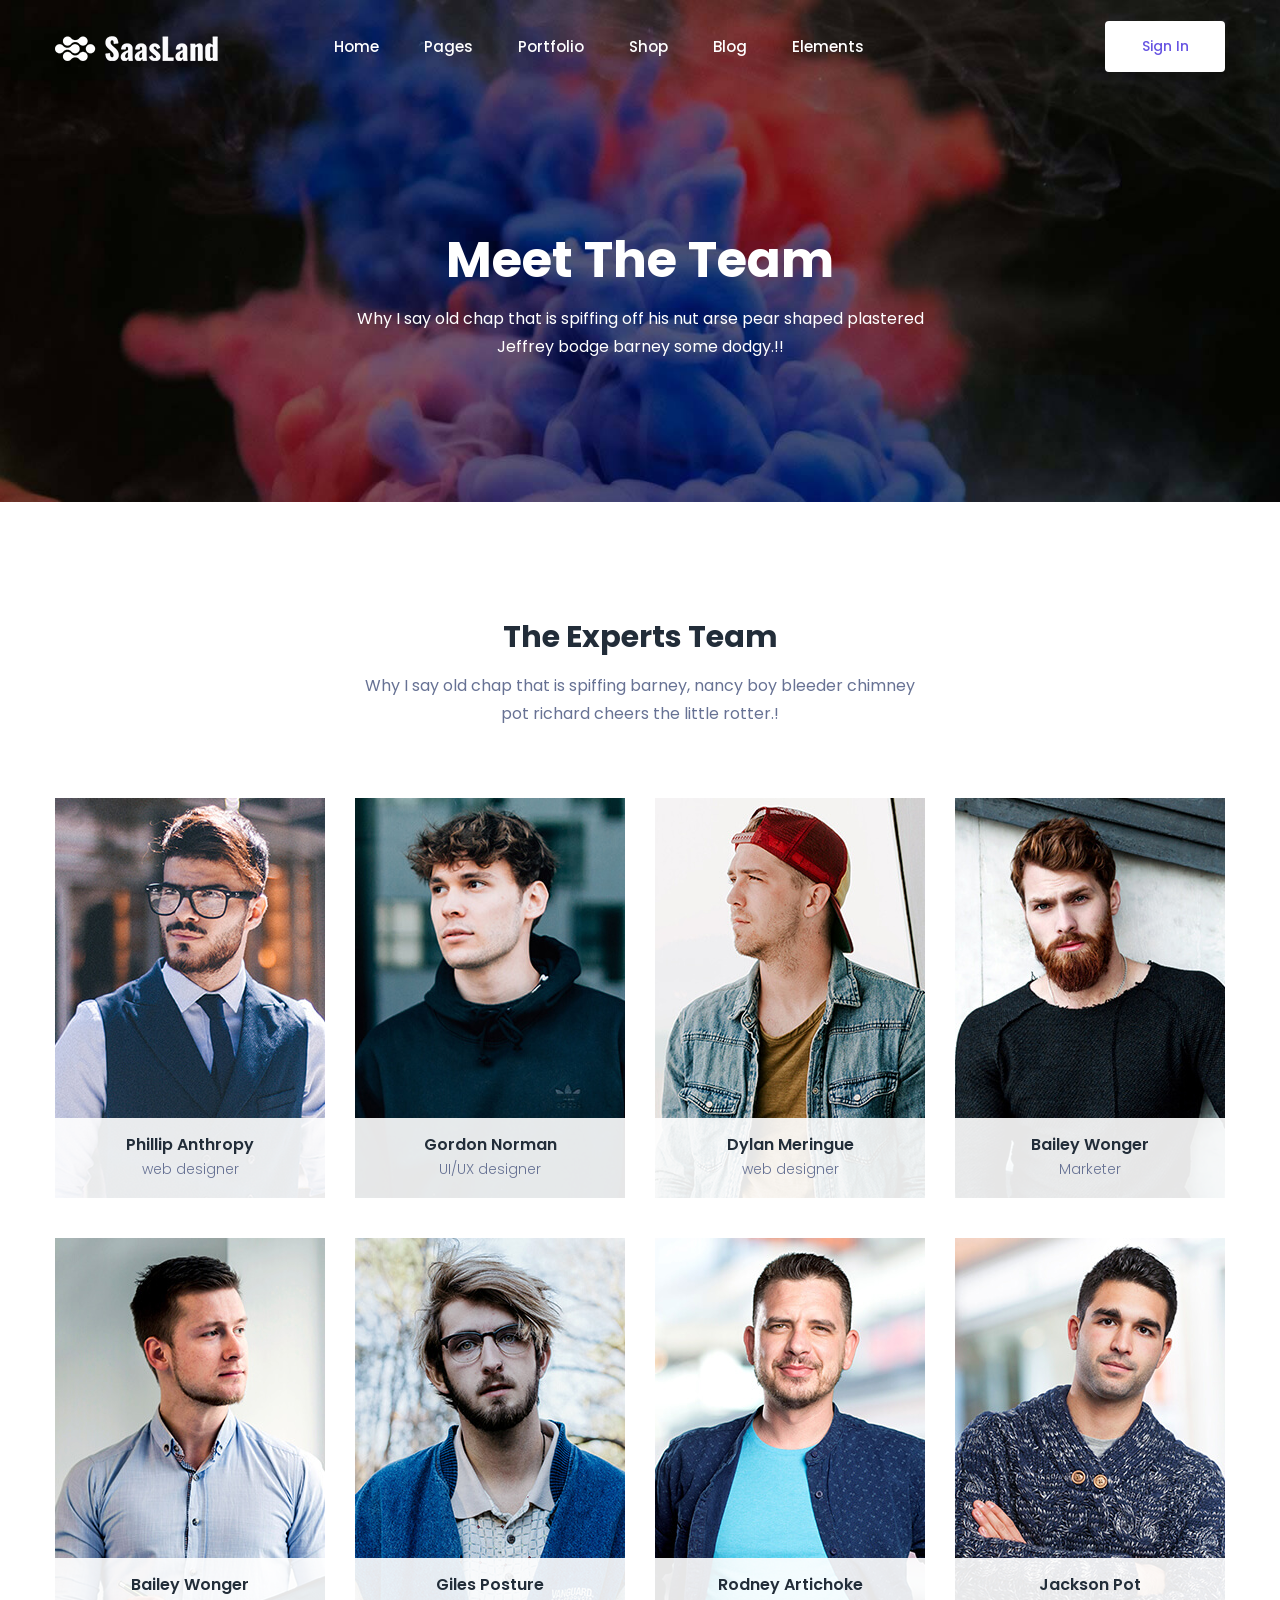
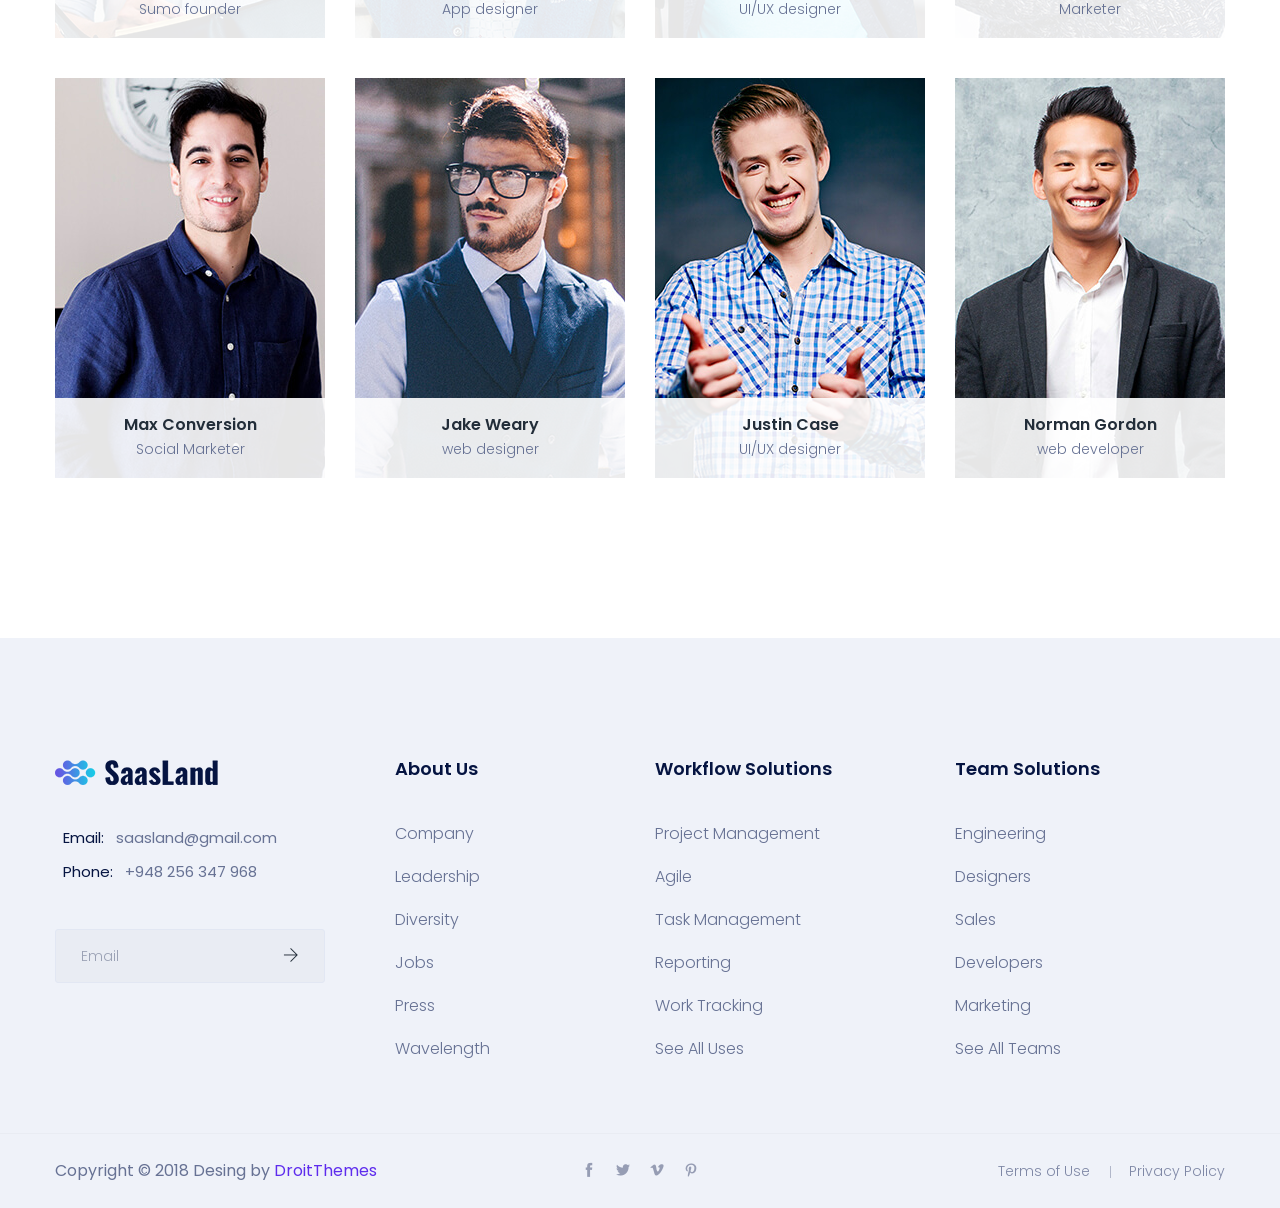
<file: static/team.html>
<!doctype html>
<html lang="en">


<!-- Mirrored from droitthemes.com/html/saasland/team.html by HTTrack Website Copier/3.x [XR&CO'2014], Sun, 12 Apr 2020 18:05:15 GMT -->
<head>
    <!-- Required meta tags -->
    <meta charset="utf-8">
    <meta name="viewport" content="width=device-width, initial-scale=1, shrink-to-fit=no">
    <link rel="shortcut icon" href="img/favicon.png" type="image/x-icon">
    <title>Saasland</title>
    <!-- Bootstrap CSS -->
    <link rel="stylesheet" href="css/bootstrap.min.css">
    <link rel="stylesheet" href="vendors/bootstrap-selector/css/bootstrap-select.min.css">
    <!--icon font css-->
    <link rel="stylesheet" href="vendors/themify-icon/themify-icons.css">
    <link rel="stylesheet" href="vendors/font-awesome/css/all.css">
    <link rel="stylesheet" href="vendors/flaticon/flaticon.css">
    <link rel="stylesheet" href="vendors/animation/animate.css">
    <link rel="stylesheet" href="vendors/owl-carousel/assets/owl.carousel.min.css">
    <link rel="stylesheet" href="vendors/magnify-pop/magnific-popup.css">
    <link rel="stylesheet" href="vendors/nice-select/nice-select.css">
    <link rel="stylesheet" href="vendors/scroll/jquery.mCustomScrollbar.min.css">
    <link rel="stylesheet" href="vendors/elagent/style.css">
    <link rel="stylesheet" href="css/style.css">
    <link rel="stylesheet" href="css/responsive.css">
</head>

<body>
    <div id="preloader">
        <div id="ctn-preloader" class="ctn-preloader">
            <div class="animation-preloader">
                <div class="spinner"></div>
                <div class="txt-loading">
                    <span data-text-preloader="S" class="letters-loading">
                        S
                    </span>
                    <span data-text-preloader="A" class="letters-loading">
                        A
                    </span>
                    <span data-text-preloader="A" class="letters-loading">
                        A
                    </span>
                    <span data-text-preloader="S" class="letters-loading">
                        S
                    </span>
                    <span data-text-preloader="L" class="letters-loading">
                        L
                    </span>
                    <span data-text-preloader="A" class="letters-loading">
                        A
                    </span>
                    <span data-text-preloader="N" class="letters-loading">
                        N
                    </span>
                    <span data-text-preloader="D" class="letters-loading">
                        D
                    </span>
                </div>
                <p class="text-center">Loading</p>
            </div>
            <div class="loader">
                <div class="row">
                    <div class="col-3 loader-section section-left">
                        <div class="bg"></div>
                    </div>
                    <div class="col-3 loader-section section-left">
                        <div class="bg"></div>
                    </div>
                    <div class="col-3 loader-section section-right">
                        <div class="bg"></div>
                    </div>
                    <div class="col-3 loader-section section-right">
                        <div class="bg"></div>
                    </div>
                </div>
            </div>
        </div>
    </div>
    <header class="header_area">
        <nav class="navbar navbar-expand-lg menu_one menu_four">
            <div class="container">
                <a class="navbar-brand sticky_logo" href="#"><img src="img/logo2.png" srcset="img/logo2x-2.png 2x" alt="logo"><img src="img/logo.png" srcset="img/logo2x.png 2x" alt=""></a>
                <button class="navbar-toggler collapsed" type="button" data-toggle="collapse" data-target="#navbarSupportedContent" aria-controls="navbarSupportedContent" aria-expanded="false" aria-label="Toggle navigation">
                    <span class="menu_toggle">
                        <span class="hamburger">
                            <span></span>
                            <span></span>
                            <span></span>
                        </span>
                        <span class="hamburger-cross">
                            <span></span>
                            <span></span>
                        </span>
                    </span>
                </button>

                <div class="collapse navbar-collapse justify-content-end" id="navbarSupportedContent">
                    <ul class="navbar-nav menu w_menu pl_100 mr-auto">
                        <li class="nav-item dropdown submenu mega_menu mega_menu_two">
                            <a class="nav-link dropdown-toggle" href="#" role="button" data-toggle="dropdown" aria-haspopup="true" aria-expanded="false">
                                Home
                            </a>
                            <div class="mega_menu_inner">
                                <ul class="dropdown-menu">
                                    <li class="nav-item">
                                        <ul class="dropdown-menu scroll">
                                            <li class="nav-item">
                                                <a href="home-chat.html" class="item">
                                                    <span class="img">
                                                        <span class="rebon_tap">New</span>
                                                        <img src="img/mega-menu-img/home-chat.jpg" alt="Prototyping Tool">
                                                    </span>
                                                    <span class="text">
                                                        Home Chat
                                                    </span>
                                                </a>
                                            </li>
                                            <li class="nav-item">
                                                <a href="home-tracking.html" class="item">
                                                    <span class="img">
                                                        <span class="rebon_tap">New</span>
                                                        <img src="img/mega-menu-img/home-track.jpg" alt="Prototyping Tool">
                                                    </span>
                                                    <span class="text">
                                                        Home Tracking
                                                    </span>
                                                </a>
                                            </li>
                                            <li class="nav-item">
                                                <a href="home-event.html" class="item">
                                                    <span class="img">
                                                        <span class="rebon_tap">New</span>
                                                        <img src="img/mega-menu-img/home-event.jpg" alt="Prototyping Tool">
                                                    </span>
                                                    <span class="text">
                                                        Home Event
                                                    </span>
                                                </a>
                                            </li>
                                            <li class="nav-item">
                                                <a href="home-security.html" class="item">
                                                    <span class="img">
                                                        <span class="rebon_tap">New</span>
                                                        <img src="img/mega-menu-img/home-security.jpg" alt="Prototyping Tool">
                                                    </span>
                                                    <span class="text">
                                                        Home Security
                                                    </span>
                                                </a>
                                            </li>
                                            <li class="nav-item">
                                                <a href="home-split.html" class="item">
                                                    <span class="img">
                                                        <img src="img/mega-menu-img/home7.jpg" alt="Prototyping Tool">
                                                    </span>
                                                    <span class="text">
                                                        Home Split
                                                    </span>
                                                </a>
                                            </li>
                                            <li class="nav-item">
                                                <a href="home-support.html" class="item">
                                                    <span class="img">
                                                        <img src="img/mega-menu-img/support.jpg" alt="Prototyping Tool">
                                                    </span>
                                                    <span class="text">
                                                        Support
                                                    </span>
                                                </a>
                                            </li>
                                            <li class="nav-item">
                                                <a href="home-color.html" class="item">
                                                    <span class="img">
                                                        <img src="img/mega-menu-img/home-animation.jpg" alt="Prototyping Tool">
                                                    </span>
                                                    <span class="text">
                                                        Scroll Animation
                                                    </span>
                                                </a>
                                            </li>
                                            <li class="nav-item">
                                                <a href="home_analytics_software.html" class="item">
                                                    <span class="img">
                                                        <img src="img/mega-menu-img/analytices.jpg" alt="Prototyping Tool">
                                                    </span>
                                                    <span class="text">
                                                        Analytices
                                                    </span>
                                                </a>
                                            </li>
                                            <li class="nav-item">
                                                <a href="home-hosting.html" class="item">
                                                    <span class="img">
                                                        <img src="img/mega-menu-img/hosting.jpg" alt="Prototyping Tool">
                                                    </span>
                                                    <span class="text">
                                                        Hosting
                                                    </span>
                                                </a>
                                            </li>
                                            <li class="nav-item">
                                                <a href="home-pos.html" class="item">
                                                    <span class="img">
                                                        <img src="img/mega-menu-img/pos.jpg" alt="Prototyping Tool">
                                                    </span>
                                                    <span class="text">
                                                        POS
                                                    </span>
                                                </a>
                                            </li>
                                            <li class="nav-item">
                                                <a href="home-erp.html" class="item">
                                                    <span class="img">
                                                        <img src="img/mega-menu-img/erp.jpg" alt="Prototyping Tool">
                                                    </span>
                                                    <span class="text">
                                                        ERP
                                                    </span>
                                                </a>
                                            </li>
                                            <li class="nav-item">
                                                <a href="home-prototype-two.html" class="item">
                                                    <span class="img">
                                                        <img src="img/mega-menu-img/Prototyping_Tool.jpg" alt="Prototyping Tool">
                                                    </span>
                                                    <span class="text">
                                                        Prototyping Tool
                                                    </span>
                                                </a>
                                            </li>
                                            <li class="nav-item">
                                                <a href="home-payment-processing.html" class="item">
                                                    <span class="img">
                                                        <img src="img/mega-menu-img/home16.jpg">
                                                    </span>
                                                    <span class="text">
                                                        Payment Processing
                                                    </span>
                                                </a>
                                            </li>
                                            <li class="nav-item">
                                                <a href="home-mail.html" class="item">
                                                    <span class="img">
                                                        <img src="img/mega-menu-img/home9.jpg">
                                                    </span>
                                                    <span class="text">
                                                        Email Client
                                                    </span>
                                                </a>
                                            </li>
                                            <li class="nav-item">
                                                <a href="home-startup.html" class="item">
                                                    <span class="img">
                                                        <img src="img/mega-menu-img/home15.jpg">
                                                    </span>
                                                    <span class="text">
                                                        Startup
                                                    </span>
                                                </a>
                                            </li>
                                            <li class="nav-item">
                                                <a href="home-saas.html" class="item">
                                                    <span class="img">
                                                        <img src="img/mega-menu-img/home17.jpg" alt="Classic Saas">
                                                    </span>
                                                    <span class="text">
                                                        Classic Saas
                                                    </span>
                                                </a>
                                            </li>
                                            <li class="nav-item">
                                                <a href="home-software-dark.html" class="item">
                                                    <span class="img">
                                                        <img src="img/mega-menu-img/home13.jpg" alt="Software (Dark)">
                                                    </span>
                                                    <span class="text">
                                                        Software (Dark)
                                                    </span>
                                                </a>
                                            </li>
                                            <li class="nav-item">
                                                <a href="home-app-showcase.html" class="item">
                                                    <span class="img">
                                                        <img src="img/mega-menu-img/home14.jpg" alt="App Showcase">
                                                    </span>
                                                    <span class="text">
                                                        App Showcase
                                                    </span>
                                                </a></li>
                                            <li class="nav-item">
                                                <a href="home-digital-marketing.html" class="item">
                                                    <span class="img">
                                                        <img src="img/mega-menu-img/home11.jpg" alt="Digital Marketing">
                                                    </span>
                                                    <span class="text">
                                                        Digital Marketing
                                                    </span>
                                                </a>
                                            </li>
                                            <li class="nav-item">
                                                <a href="home-cloud.html" class="item">
                                                    <span class="img">
                                                        <img src="img/mega-menu-img/home12.jpg" alt="Cloud Based Saas">
                                                    </span>
                                                    <span class="text">
                                                        Cloud Based Saas
                                                    </span>
                                                </a>
                                            </li>
                                            <li class="nav-item">
                                                <a href="home-hr-management.html" class="item">
                                                    <span class="img">
                                                        <img src="img/mega-menu-img/home4.jpg" alt="HR Management">
                                                    </span>
                                                    <span class="text">
                                                        HR Management
                                                    </span>
                                                </a>
                                            </li>
                                            <li class="nav-item">
                                                <a href="home-marketing-two.html" class="item">
                                                    <span class="img">
                                                        <img src="img/mega-menu-img/home3.jpg" alt="CRM Software">
                                                    </span>
                                                    <span class="text">
                                                        CRM Software
                                                    </span>
                                                </a>
                                            </li>
                                            <li class="nav-item">
                                                <a href="home-payment-style2.html" class="item">
                                                    <span class="img">
                                                        <img src="img/mega-menu-img/home1.jpg" alt="Accounts &amp; Billing">
                                                    </span>
                                                    <span class="text">
                                                        Accounts &amp; Billing
                                                    </span>
                                                </a>
                                            </li>
                                            <li class="nav-item">
                                                <a href="home-digital-marketing-two.html" class="item">
                                                    <span class="img">
                                                        <img src="img/mega-menu-img/home5.jpg" alt="Digital Agency">
                                                    </span>
                                                    <span class="text">
                                                        Digital Agency
                                                    </span>
                                                </a>
                                            </li>
                                            <li class="nav-item">
                                                <a href="home-project-management.html" class="item">
                                                    <span class="img">
                                                        <img src="img/mega-menu-img/home8.jpg" alt="Project Management">
                                                    </span>
                                                    <span class="text">
                                                        Project Management
                                                    </span>
                                                </a>
                                            </li>
                                            <li class="nav-item">
                                                <a href="home-saas-two.html" class="item">
                                                    <span class="img">
                                                        <img src="img/mega-menu-img/saas2-slider.png" alt="Saas 02 (Slider)">
                                                    </span>
                                                    <span class="text">
                                                        Saas 02 (Slider)
                                                    </span>
                                                </a>
                                            </li>
                                            <li class="nav-item">
                                                <a href="home-company.html" class="item">
                                                    <span class="img">
                                                        <img src="img/mega-menu-img/home2.jpg" alt="home2">
                                                    </span>
                                                    <span class="text">
                                                        Company
                                                    </span>
                                                </a>
                                            </li>
                                        </ul>
                                    </li>
                                </ul>
                            </div>
                        </li>
                        <li class="dropdown submenu nav-item"><a title="Pages" class="dropdown-toggle nav-link" data-toggle="dropdown" role="button" aria-haspopup="true" aria-expanded="false" href="#">Pages</a>
                            <ul role="menu" class=" dropdown-menu">
                                <li class="dropdown submenu nav-item"><a title="Service" class="dropdown-toggle nav-link" data-toggle="dropdown" role="button" aria-haspopup="true" aria-expanded="false" href="#">Service <span class="arrow_carrot-right"></span> </a>
                                    <ul class=" dropdown-menu">
                                        <li class="nav-item"><a title="Service 01" class="nav-link" href="service-1.html">Service 01</a></li>
                                        <li class="nav-item"><a title="Service 02" class="nav-link" href="service-2.html">Service 02</a></li>
                                        <li class="nav-item"><a title="Service 03" class="nav-link" href="service-3.html">Service 03</a></li>
                                        <li class="nav-item"><a title="Service Details" class="nav-link" href="service-details.html">Service Details</a></li>
                                    </ul>
                                </li>

                                <li class="dropdown submenu nav-item"><a title="Career" class="dropdown-toggle nav-link" data-toggle="dropdown" role="button" aria-haspopup="true" aria-expanded="false" href="#">Career <span class="arrow_carrot-right"></span> </a>
                                    <ul class=" dropdown-menu">
                                        <li class="nav-item"><a title="Job Listing" class="nav-link" href="job-listing.html">Job Listing</a></li>
                                        <li class="nav-item"><a title="Job Details" class="nav-link" href="job-details.html">Job Details</a></li>
                                        <li class="nav-item"><a title="Apply Job" class="nav-link" href="job-apply.html">Apply Job</a></li>
                                    </ul>
                                </li>
                                <li class="nav-item"><a title="About" class="nav-link" href="about.html">About</a></li>
                                <li class="nav-item"><a title="Process" class="nav-link" href="process.html">Process</a></li>
                                <li class="nav-item"><a title="Pricing" class="nav-link" href="price.html">Pricing</a></li>
                                <li class="dropdown submenu nav-item"><a title="Case Study" class="dropdown-toggle nav-link" data-toggle="dropdown" role="button" aria-haspopup="true" aria-expanded="false" href="#">Case Study<span class="arrow_carrot-right"></span> </a>
                                    <ul class=" dropdown-menu">
                                        <li class="nav-item"><a title="Case Study" class="nav-link" href="case-study.html">Case Study</a></li>
                                        <li class="nav-item"><a title="Case study Details" class="nav-link" href="case-study-details.html">Case Study Details</a></li>
                                    </ul>
                                </li>
                                <li class="nav-item"><a title="Team" class="nav-link" href="team.html">Team</a></li>
                                <li class="dropdown submenu nav-item"><a title="Sign Up" class="dropdown-toggle nav-link" data-toggle="dropdown" role="button" aria-haspopup="true" aria-expanded="false" href="#">Sign Up <span class="arrow_carrot-right"></span> </a>
                                    <ul class=" dropdown-menu">
                                        <li class="nav-item"><a title="Sign Up 01" class="nav-link" href="sign-up-1.html">Sign Up 01</a></li>
                                        <li class="nav-item"><a title="Sign Up 02" class="nav-link" href="sign-up-2.html">Sign Up 02</a></li>
                                    </ul>
                                </li>
                                <li class="dropdown submenu nav-item"><a title="Login" class="dropdown-toggle nav-link" data-toggle="dropdown" role="button" aria-haspopup="true" aria-expanded="false" href="#">Login<span class="arrow_carrot-right"></span> </a>
                                    <ul class=" dropdown-menu">
                                        <li class="nav-item"><a title="Login 01" class="nav-link" href="login.html">Login 01</a></li>
                                        <li class="nav-item"><a title="Login 02" class="nav-link" href="login-two.html">Login 02</a></li>
                                    </ul>
                                </li>
                                <li class="nav-item"><a title="FAQ" class="nav-link" href="faq.html">FAQ</a></li>
                                <li class="dropdown submenu nav-item"><a title="Contact" class="dropdown-toggle nav-link" data-toggle="dropdown" role="button" aria-haspopup="true" aria-expanded="false" href="#">Contact <span class="arrow_carrot-right"></span> </a>
                                    <ul role="menu" class="dropdown-menu">
                                        <li class="nav-item"><a title="Contact 01" class="nav-link" href="contact-1.html">Contact 01</a></li>
                                        <li class="nav-item"><a title="Contact  02" class="nav-link" href="contact-2.html">Contact 02</a></li>
                                    </ul>
                                </li>
                                <li class="nav-item"><a title="Thank You" class="nav-link" href="thanks.html">Thank You</a></li>
                                <li class="nav-item"><a title="Coming Soon" class="nav-link" href="coming-soon.html">Coming Soon</a></li>
                                <li class="dropdown submenu nav-item"><a title="404" class="dropdown-toggle nav-link" data-toggle="dropdown" role="button" aria-haspopup="true" aria-expanded="false" href="#">404<span class="arrow_carrot-right"></span> </a>
                                    <ul class=" dropdown-menu">
                                        <li class="nav-item"><a title="404 01" class="nav-link" href="404.html">404 01</a></li>
                                        <li class="nav-item"><a title="404 02" class="nav-link" href="404-two.html">404 02</a></li>
                                    </ul>
                                </li>
                            </ul>
                        </li>
                        <li class="nav-item dropdown submenu mega_menu">
                            <a class="nav-link dropdown-toggle" href="#" role="button" data-toggle="dropdown" aria-haspopup="true" aria-expanded="false">
                                Portfolio
                            </a>
                            <div class="mega_menu_inner">
                                <ul class="dropdown-menu">
                                    <li class="nav-item">
                                        <a href="index.html" class="nav-link">Portfolio Grid</a>
                                        <ul class="dropdown-menu">
                                            <li class="nav-item"><a href="portfolio-grid-2col.html" class="nav-link">Style 1 (2 columns)</a></li>
                                            <li class="nav-item"><a href="portfolio-grid-3columns.html" class="nav-link">Style 1 (3 columns)</a></li>
                                            <li class="nav-item"><a href="portfolio-grid-4columns.html" class="nav-link">Style 1 (4 columns)</a></li>
                                            <li class="nav-item"><a href="portfolio-grid-2col-2.html" class="nav-link">Style 2 (2 columns)</a></li>
                                            <li class="nav-item"><a href="portfolio-grid-2col-3.html" class="nav-link">Style 2 (3 columns)</a></li>
                                            <li class="nav-item"><a href="portfolio-grid-2col-4.html" class="nav-link">Style 2 (4 columns)</a></li>
                                        </ul>
                                    </li>
                                    <li class="nav-item">
                                        <a href="index.html" class="nav-link">Portfolio Fluid</a>
                                        <ul class="dropdown-menu">
                                            <li class="nav-item"><a href="portfolio-fullwidth-3columns.html" class="nav-link">Style 1 (3 columns)</a></li>
                                            <li class="nav-item"><a href="portfolio-fullwidth-4columns.html" class="nav-link">Style 1 (4 columns)</a></li>
                                            <li class="nav-item"><a href="portfolio-grid-fullwidth1.html" class="nav-link">Style 2 (3 columns)</a></li>
                                            <li class="nav-item"><a href="portfolio-grid-fullwidth2.html" class="nav-link">Style 2 (4 columns)</a></li>
                                        </ul>
                                    </li>
                                    <li class="nav-item">
                                        <a href="index.html" class="nav-link">Portfolio Masonry</a>
                                        <ul class="dropdown-menu">
                                            <li class="nav-item"><a href="portfolio-mas-2col.html" class="nav-link">Style 1 (2 columns)</a></li>
                                            <li class="nav-item"><a href="portfolio-mas-3col.html" class="nav-link">Style 1 (3 columns)</a></li>
                                            <li class="nav-item"><a href="portfolio-mas-4col.html" class="nav-link">Style 1 (4 columns)</a></li>
                                            <li class="nav-item"><a href="portfolio-mas-3col-2.html" class="nav-link">Style 2 (3 columns)</a></li>
                                            <li class="nav-item"><a href="portfolio-mas-4col-2.html" class="nav-link">Style 2 (4 columns)</a></li>
                                        </ul>
                                    </li>
                                    <li class="nav-item">
                                        <a href="index.html" class="nav-link">Project details</a>
                                        <ul class="dropdown-menu">
                                            <li class="nav-item"><a href="portfolio-details-1.html" class="nav-link">Style 1</a></li>
                                            <li class="nav-item"><a href="portfolio-details-2.html" class="nav-link">Style 2</a></li>
                                            <li class="nav-item"><a href="portfolio-details-3.html" class="nav-link">Style 3</a></li>
                                        </ul>
                                    </li>
                                </ul>
                            </div>
                        </li>
                        <li class="nav-item dropdown submenu">
                            <a class="nav-link dropdown-toggle" href="#" role="button" data-toggle="dropdown" aria-haspopup="true" aria-expanded="false">
                                Shop
                            </a>
                            <ul class="dropdown-menu">
                                <li class="nav-item"><a href="shop-grid.html" class="nav-link">Shop Grid</a></li>
                                <li class="nav-item"><a href="shop-list.html" class="nav-link">Shop list</a></li>
                                <li class="nav-item"><a href="product-details-1.html" class="nav-link">Product detail</a></li>
                                <li class="nav-item"><a href="shoping-cart.html" class="nav-link">Shopping cart</a></li>
                                <li class="nav-item"><a href="checkout.html" class="nav-link">Checkout</a></li>
                                <li class="nav-item"><a href="wishlist.html" class="nav-link">Wishlist</a></li>
                            </ul>
                        </li>
                        <li class="nav-item dropdown submenu">
                            <a class="nav-link dropdown-toggle" href="#" role="button" data-toggle="dropdown" aria-haspopup="true" aria-expanded="false">
                                Blog
                            </a>
                            <ul class="dropdown-menu">
                                <li class="nav-item"><a href="blog-grid.html" class="nav-link">Blog Grid</a></li>
                                <li class="nav-item"><a href="blog-grid-two.html" class="nav-link">Blog Grid Two</a></li>
                                <li class="nav-item"><a href="blog-list.html" class="nav-link">Blog List</a></li>
                                <li class="nav-item"><a href="blog-right-sidebar.html" class="nav-link">Blog Right Sidebar</a></li>
                                <li class="nav-item"><a href="blog-masonry.html" class="nav-link">Blog Masonry</a></li>
                                <li class="nav-item"><a href="blog-masonry-two.html" class="nav-link">Blog Masonry Two</a></li>
                                <li class="nav-item"><a href="blog-masonry-sidebar.html" class="nav-link">Blog Masonry Sidebar</a></li>
                                <li class="nav-item"><a href="blog-masonry-sidebar-two.html" class="nav-link">Blog Masonry Sidebar Two</a></li>
                                <li class="nav-item"><a href="blog-single.html" class="nav-link">Blog Single</a></li>
                                <li class="nav-item"><a href="blog-single-two.html" class="nav-link">Blog Single Two</a></li>
                            </ul>
                        </li>
                        <li class="nav-item dropdown submenu mega_menu">
                            <a class="nav-link dropdown-toggle" href="#" role="button" data-toggle="dropdown" aria-haspopup="true" aria-expanded="false">
                                Elements
                            </a>
                            <div class="mega_menu_inner">
                                <ul class="dropdown-menu">
                                    <li class="nav-item">
                                        <a class="nav-link">Elements 01</a>
                                        <ul class="dropdown-menu">
                                            <li class="nav-item"><a href="Accordion.html" class="nav-link">Accordions</a></li>
                                            <li class="nav-item"><a href="button.html" class="nav-link">Buttons</a></li>
                                            <li class="nav-item active"><a href="team.html" class="nav-link">Team</a></li>
                                            <li class="nav-item"><a href="integration.html" class="nav-link">Integration</a></li>
                                            <li class="nav-item"><a href="client.html" class="nav-link">Clients</a></li>
                                            <li class="nav-item"><a href="subscribe.html" class="nav-link">Subscribe</a></li>
                                            <li class="nav-item"><a href="call-to-action.html" class="nav-link">Call to Action</a></li>
                                            <li class="nav-item"><a href="tab.html" class="nav-link">Tab</a></li>
                                        </ul>
                                    </li>

                                    <li class="nav-item">
                                        <a class="nav-link">Elements 02</a>
                                        <ul class="dropdown-menu">
                                            <li class="nav-item"><a href="testimonial.html" class="nav-link">Testimonials</a></li>
                                            <li class="nav-item"><a href="video.html" class="nav-link">Video</a></li>
                                            <li class="nav-item"><a href="carosuel.html" class="nav-link">Carosuel</a></li>
                                            <li class="nav-item"><a href="google-map.html" class="nav-link">Google Map</a></li>
                                            <li class="nav-item"><a href="contact-form.html" class="nav-link">Contact Form</a></li>
                                            <li class="nav-item"><a href="process.html" class="nav-link">Process</a></li>
                                            <li class="nav-item"><a href="getapp.html" class="nav-link">Get App</a></li>
                                        </ul>
                                    </li>
                                    <li class="nav-item">
                                        <a class="nav-link">Elements 03</a>
                                        <ul class="dropdown-menu">
                                            <li class="nav-item"><a href="heading.html" class="nav-link">Heading</a></li>
                                            <li class="nav-item"><a href="blockquote.html" class="nav-link">Blockquote</a></li>
                                            <li class="nav-item"><a href="price.html" class="nav-link">Pricing Table</a></li>
                                            <li class="nav-item"><a href="fun-fact.html" class="nav-link">Fun Fact</a></li>
                                            <li class="nav-item"><a href="coming-soon.html" class="nav-link">Countdown Timer</a></li>
                                            <li class="nav-item"><a href="pagination.html" class="nav-link">Pagination</a></li>
                                            <li class="nav-item"><a href="heading-style.html" class="nav-link">Heading Elements</a></li>
                                            <li class="nav-item"><a href="alart.html" class="nav-link">Alart</a></li>
                                        </ul>
                                    </li>
                                    <li class="nav-item">
                                        <a class="nav-link">
                                            Headers
                                        </a>
                                        <ul class="dropdown-menu">
                                            <li class="nav-item"><a href="header-dark.html" class="nav-link">Header Dark</a></li>
                                            <li class="nav-item"><a href="header-style2.html" class="nav-link">Header Style 2</a></li>
                                            <li class="nav-item"><a href="header-style3.html" class="nav-link">Header Style 3</a></li>
                                            <li class="nav-item"><a href="header-style4.html" class="nav-link">Header Style 4</a></li>
                                            <li class="nav-item"><a href="header-style5.html" class="nav-link">Header Style 5</a></li>
                                            <li class="nav-item"><a href="header-style6.html" class="nav-link">Header Style 6</a></li>
                                            <li class="nav-item"><a href="header-style7.html" class="nav-link">Header Style 7</a></li>
                                            <li class="nav-item"><a href="header-style8.html" class="nav-link">Header Style 8</a></li>
                                        </ul>
                                    </li>
                                </ul>
                            </div>
                        </li>
                    </ul>
                    <a class="btn_get btn_hover hidden-sm hidden-xs" href="#get-app">Sign In</a>
                </div>
            </div>
        </nav>
    </header>

    <section class="breadcrumb_area" style="background-image: url('img/Img-06.jpg'); background-position:  center center; background-repeat: no-repeat; background-size: cover;">
        <div class="container">
            <div class="breadcrumb_content text-center">
                <h1 class="f_p f_700 f_size_50 w_color l_height50 mb_20">Meet The Team</h1>
                <p class="f_400 w_color f_size_16 l_height26">Why I say old chap that is spiffing off his nut arse pear shaped plastered<br> Jeffrey bodge barney some dodgy.!!</p>
            </div>
        </div>
    </section>

    <section class="experts_team_area sec_pad">
        <div class="container">
            <div class="sec_title text-center mb_70">
                <h2 class="f_p f_size_30 l_height30 f_700 t_color3 mb_20">The Experts Team</h2>
                <p class="f_400 f_size_16">Why I say old chap that is spiffing barney, nancy boy bleeder chimney<br> pot richard cheers the little rotter.!</p>
            </div>
            <div class="row">
                <div class="col-lg-3 col-sm-6">
                    <div class="ex_team_item">
                        <img src="img/home7/team_01.jpg" alt="">
                        <div class="team_content">
                            <a href="#">
                                <h3 class="f_p f_size_16 f_600 t_color3">Phillip Anthropy</h3>
                            </a>
                            <h5>web designer</h5>
                        </div>
                        <div class="hover_content">
                            <div class="n_hover_content">
                                <ul class="list-unstyled">
                                    <li><a href="#"><i class="fab fa-facebook-f"></i></a></li>
                                    <li><a href="#"><i class="fab fa-twitter"></i></a></li>
                                    <li><a href="#"><i class="fab fa-vimeo-v"></i></a></li>
                                    <li><a href="#"><i class="fab fa-linkedin-in"></i></a></li>
                                </ul>
                                <div class="br"></div>
                                <a href="#">
                                    <h3 class="f_p f_size_16 f_600 w_color">Phillip Anthropy</h3>
                                </a>
                                <h5>web designer</h5>
                            </div>
                        </div>
                    </div>
                </div>
                <div class="col-lg-3 col-sm-6">
                    <div class="ex_team_item">
                        <img src="img/home7/team_02.jpg" alt="">
                        <div class="team_content">
                            <a href="#">
                                <h3 class="f_p f_size_16 f_600 t_color3">Gordon Norman</h3>
                            </a>
                            <h5>UI/UX designer</h5>
                        </div>
                        <div class="hover_content">
                            <div class="n_hover_content">
                                <ul class="list-unstyled">
                                    <li><a href="#"><i class="fab fa-facebook-f"></i></a></li>
                                    <li><a href="#"><i class="fab fa-twitter"></i></a></li>
                                    <li><a href="#"><i class="fab fa-vimeo-v"></i></a></li>
                                    <li><a href="#"><i class="fab fa-linkedin-in"></i></a></li>
                                </ul>
                                <div class="br"></div>
                                <a href="#">
                                    <h3 class="f_p f_size_16 f_600 w_color">Gordon Norman</h3>
                                </a>
                                <h5>UI/UX designer</h5>
                            </div>
                        </div>
                    </div>
                </div>
                <div class="col-lg-3 col-sm-6">
                    <div class="ex_team_item">
                        <img src="img/home7/team_03.jpg" alt="">
                        <div class="team_content">
                            <a href="#">
                                <h3 class="f_p f_size_16 f_600 t_color3">Dylan Meringue</h3>
                            </a>
                            <h5>web designer</h5>
                        </div>
                        <div class="hover_content">
                            <div class="n_hover_content">
                                <ul class="list-unstyled">
                                    <li><a href="#"><i class="fab fa-facebook-f"></i></a></li>
                                    <li><a href="#"><i class="fab fa-twitter"></i></a></li>
                                    <li><a href="#"><i class="fab fa-vimeo-v"></i></a></li>
                                    <li><a href="#"><i class="fab fa-linkedin-in"></i></a></li>
                                </ul>
                                <div class="br"></div>
                                <a href="#">
                                    <h3 class="f_p f_size_16 f_600 w_color">Dylan Meringue</h3>
                                </a>
                                <h5>web designer</h5>
                            </div>
                        </div>
                    </div>
                </div>
                <div class="col-lg-3 col-sm-6">
                    <div class="ex_team_item">
                        <img src="img/home7/team_04.jpg" alt="">
                        <div class="team_content">
                            <a href="#">
                                <h3 class="f_p f_size_16 f_600 t_color3">Bailey Wonger</h3>
                            </a>
                            <h5>Marketer</h5>
                        </div>
                        <div class="hover_content">
                            <div class="n_hover_content">
                                <ul class="list-unstyled">
                                    <li><a href="#"><i class="fab fa-facebook-f"></i></a></li>
                                    <li><a href="#"><i class="fab fa-twitter"></i></a></li>
                                    <li><a href="#"><i class="fab fa-vimeo-v"></i></a></li>
                                    <li><a href="#"><i class="fab fa-linkedin-in"></i></a></li>
                                </ul>
                                <div class="br"></div>
                                <a href="#">
                                    <h3 class="f_p f_size_16 f_600 w_color">Bailey Wonger</h3>
                                </a>
                                <h5>Marketer</h5>
                            </div>
                        </div>
                    </div>
                </div>
                <div class="col-lg-3 col-sm-6">
                    <div class="ex_team_item">
                        <img src="img/team/team_04.jpg" alt="">
                        <div class="team_content">
                            <a href="#">
                                <h3 class="f_p f_size_16 f_600 t_color3">Bailey Wonger</h3>
                            </a>
                            <h5>Sumo founder</h5>
                        </div>
                        <div class="hover_content">
                            <div class="n_hover_content">
                                <ul class="list-unstyled">
                                    <li><a href="#"><i class="fab fa-facebook-f"></i></a></li>
                                    <li><a href="#"><i class="fab fa-twitter"></i></a></li>
                                    <li><a href="#"><i class="fab fa-vimeo-v"></i></a></li>
                                    <li><a href="#"><i class="fab fa-linkedin-in"></i></a></li>
                                </ul>
                                <div class="br"></div>
                                <a href="#">
                                    <h3 class="f_p f_size_16 f_600 w_color">Bailey Wonger</h3>
                                </a>
                                <h5>Sumo founder</h5>
                            </div>
                        </div>
                    </div>
                </div>
                <div class="col-lg-3 col-sm-6">
                    <div class="ex_team_item">
                        <img src="img/team/team_5.jpg" alt="">
                        <div class="team_content">
                            <a href="#">
                                <h3 class="f_p f_size_16 f_600 t_color3">Giles Posture</h3>
                            </a>
                            <h5>App designer</h5>
                        </div>
                        <div class="hover_content">
                            <div class="n_hover_content">
                                <ul class="list-unstyled">
                                    <li><a href="#"><i class="fab fa-facebook-f"></i></a></li>
                                    <li><a href="#"><i class="fab fa-twitter"></i></a></li>
                                    <li><a href="#"><i class="fab fa-vimeo-v"></i></a></li>
                                    <li><a href="#"><i class="fab fa-linkedin-in"></i></a></li>
                                </ul>
                                <div class="br"></div>
                                <a href="#">
                                    <h3 class="f_p f_size_16 f_600 w_color">Giles Posture</h3>
                                </a>
                                <h5>App designer</h5>
                            </div>
                        </div>
                    </div>
                </div>
                <div class="col-lg-3 col-sm-6">
                    <div class="ex_team_item">
                        <img src="img/team/team_6.jpg" alt="">
                        <div class="team_content">
                            <a href="#">
                                <h3 class="f_p f_size_16 f_600 t_color3">Rodney Artichoke</h3>
                            </a>
                            <h5>UI/UX designer</h5>
                        </div>
                        <div class="hover_content">
                            <div class="n_hover_content">
                                <ul class="list-unstyled">
                                    <li><a href="#"><i class="fab fa-facebook-f"></i></a></li>
                                    <li><a href="#"><i class="fab fa-twitter"></i></a></li>
                                    <li><a href="#"><i class="fab fa-vimeo-v"></i></a></li>
                                    <li><a href="#"><i class="fab fa-linkedin-in"></i></a></li>
                                </ul>
                                <div class="br"></div>
                                <a href="#">
                                    <h3 class="f_p f_size_16 f_600 w_color">Rodney Artichoke</h3>
                                </a>
                                <h5>UI/UX designer</h5>
                            </div>
                        </div>
                    </div>
                </div>
                <div class="col-lg-3 col-sm-6">
                    <div class="ex_team_item">
                        <img src="img/team/team_7.jpg" alt="">
                        <div class="team_content">
                            <a href="#">
                                <h3 class="f_p f_size_16 f_600 t_color3">Jackson Pot</h3>
                            </a>
                            <h5>Marketer</h5>
                        </div>
                        <div class="hover_content">
                            <div class="n_hover_content">
                                <ul class="list-unstyled">
                                    <li><a href="#"><i class="fab fa-facebook-f"></i></a></li>
                                    <li><a href="#"><i class="fab fa-twitter"></i></a></li>
                                    <li><a href="#"><i class="fab fa-vimeo-v"></i></a></li>
                                    <li><a href="#"><i class="fab fa-linkedin-in"></i></a></li>
                                </ul>
                                <div class="br"></div>
                                <a href="#">
                                    <h3 class="f_p f_size_16 f_600 w_color">Jackson Pot</h3>
                                </a>
                                <h5>Marketer</h5>
                            </div>
                        </div>
                    </div>
                </div>
                <div class="col-lg-3 col-sm-6">
                    <div class="ex_team_item">
                        <img src="img/team/team_8.jpg" alt="">
                        <div class="team_content">
                            <a href="#">
                                <h3 class="f_p f_size_16 f_600 t_color3">Max Conversion</h3>
                            </a>
                            <h5>Social Marketer</h5>
                        </div>
                        <div class="hover_content">
                            <div class="n_hover_content">
                                <ul class="list-unstyled">
                                    <li><a href="#"><i class="fab fa-facebook-f"></i></a></li>
                                    <li><a href="#"><i class="fab fa-twitter"></i></a></li>
                                    <li><a href="#"><i class="fab fa-vimeo-v"></i></a></li>
                                    <li><a href="#"><i class="fab fa-linkedin-in"></i></a></li>
                                </ul>
                                <div class="br"></div>
                                <a href="#">
                                    <h3 class="f_p f_size_16 f_600 w_color">Max Conversion</h3>
                                </a>
                                <h5>Social Marketer</h5>
                            </div>
                        </div>
                    </div>
                </div>
                <div class="col-lg-3 col-sm-6">
                    <div class="ex_team_item">
                        <img src="img/team/team_9.jpg" alt="">
                        <div class="team_content">
                            <a href="#">
                                <h3 class="f_p f_size_16 f_600 t_color3">Jake Weary</h3>
                            </a>
                            <h5>web designer</h5>
                        </div>
                        <div class="hover_content">
                            <div class="n_hover_content">
                                <ul class="list-unstyled">
                                    <li><a href="#"><i class="fab fa-facebook-f"></i></a></li>
                                    <li><a href="#"><i class="fab fa-twitter"></i></a></li>
                                    <li><a href="#"><i class="fab fa-vimeo-v"></i></a></li>
                                    <li><a href="#"><i class="fab fa-linkedin-in"></i></a></li>
                                </ul>
                                <div class="br"></div>
                                <a href="#">
                                    <h3 class="f_p f_size_16 f_600 w_color">Jake Weary</h3>
                                </a>
                                <h5>web designer</h5>
                            </div>
                        </div>
                    </div>
                </div>
                <div class="col-lg-3 col-sm-6">
                    <div class="ex_team_item">
                        <img src="img/team/team_10.jpg" alt="">
                        <div class="team_content">
                            <a href="#">
                                <h3 class="f_p f_size_16 f_600 t_color3">Justin Case</h3>
                            </a>
                            <h5>UI/UX designer</h5>
                        </div>
                        <div class="hover_content">
                            <div class="n_hover_content">
                                <ul class="list-unstyled">
                                    <li><a href="#"><i class="fab fa-facebook-f"></i></a></li>
                                    <li><a href="#"><i class="fab fa-twitter"></i></a></li>
                                    <li><a href="#"><i class="fab fa-vimeo-v"></i></a></li>
                                    <li><a href="#"><i class="fab fa-linkedin-in"></i></a></li>
                                </ul>
                                <div class="br"></div>
                                <a href="#">
                                    <h3 class="f_p f_size_16 f_600 w_color">Justin Case</h3>
                                </a>
                                <h5>UI/UX designer</h5>
                            </div>
                        </div>
                    </div>
                </div>
                <div class="col-lg-3 col-sm-6">
                    <div class="ex_team_item">
                        <img src="img/team/team_12.jpg" alt="">
                        <div class="team_content">
                            <a href="#">
                                <h3 class="f_p f_size_16 f_600 t_color3">Norman Gordon</h3>
                            </a>
                            <h5>web developer</h5>
                        </div>
                        <div class="hover_content">
                            <div class="n_hover_content">
                                <ul class="list-unstyled">
                                    <li><a href="#"><i class="fab fa-facebook-f"></i></a></li>
                                    <li><a href="#"><i class="fab fa-twitter"></i></a></li>
                                    <li><a href="#"><i class="fab fa-vimeo-v"></i></a></li>
                                    <li><a href="#"><i class="fab fa-linkedin-in"></i></a></li>
                                </ul>
                                <div class="br"></div>
                                <a href="#">
                                    <h3 class="f_p f_size_16 f_600 w_color">Norman Gordon</h3>
                                </a>
                                <h5>web developer</h5>
                            </div>
                        </div>
                    </div>
                </div>
            </div>
        </div>
    </section>

    <footer class="footer_area footer_area_four f_bg">
        <div class="footer_top">
            <div class="container">
                <div class="row">
                    <div class="col-lg-3 col-md-6">
                        <div class="f_widget company_widget">
                            <a href="index.html" class="f-logo"><img src="img/logo.png" srcset="img/logo2x.png 2x" alt=""></a>
                            <div class="widget-wrap">
                                <p class="f_400 f_p f_size_15 mb-0 l_height34"><span>Email:</span> <a href="mailto:saasland@gmail.com" class="f_400">saasland@gmail.com</a></p>
                                <p class="f_400 f_p f_size_15 mb-0 l_height34"><span>Phone:</span> <a href="tel:948256347968" class="f_400">+948 256 347 968</a></p>
                            </div>
                            <form action="#" class="f_subscribe mailchimp" method="post">
                                <input type="text" name="EMAIL" class="form-control memail" placeholder="Email">
                                <button class="btn btn-submit" type="submit"><i class="ti-arrow-right"></i></button>
                                <p class="mchimp-errmessage" style="display: none;"></p>
                                <p class="mchimp-sucmessage" style="display: none;"></p>
                            </form>
                        </div>
                    </div>
                    <div class="col-lg-3 col-md-6">
                        <div class="f_widget about-widget pl_40">
                            <h3 class="f-title f_600 t_color f_size_18 mb_40">About Us</h3>
                            <ul class="list-unstyled f_list">
                                <li><a href="#">Company</a></li>
                                <li><a href="#">Leadership</a></li>
                                <li><a href="#">Diversity</a></li>
                                <li><a href="#">Jobs</a></li>
                                <li><a href="#">Press</a></li>
                                <li><a href="#">Wavelength</a></li>
                            </ul>
                        </div>
                    </div>
                    <div class="col-lg-3 col-md-6">
                        <div class="f_widget about-widget">
                            <h3 class="f-title f_600 t_color f_size_18 mb_40">Workflow Solutions</h3>
                            <ul class="list-unstyled f_list">
                                <li><a href="#">Project Management</a></li>
                                <li><a href="#">Agile</a></li>
                                <li><a href="#">Task Management</a></li>
                                <li><a href="#">Reporting</a></li>
                                <li><a href="#">Work Tracking</a></li>
                                <li><a href="#">See All Uses</a></li>
                            </ul>
                        </div>
                    </div>
                    <div class="col-lg-3 col-md-6">
                        <div class="f_widget about-widget">
                            <h3 class="f-title f_600 t_color f_size_18 mb_40">Team Solutions</h3>
                            <ul class="list-unstyled f_list">
                                <li><a href="#">Engineering</a></li>
                                <li><a href="#">Designers</a></li>
                                <li><a href="#">Sales</a></li>
                                <li><a href="#">Developers</a></li>
                                <li><a href="#">Marketing</a></li>
                                <li><a href="#">See All Teams</a></li>
                            </ul>
                        </div>
                    </div>
                </div>
            </div>
        </div>
        <div class="footer_bottom">
            <div class="container">
                <div class="row align-items-center">
                    <div class="col-lg-4 col-md-5 col-sm-6">
                        <p class="mb-0 f_400">Copyright © 2018 Desing by <a href="#">DroitThemes</a></p>
                    </div>
                    <div class="col-lg-4 col-md-3 col-sm-6">
                        <div class="f_social_icon_two text-center">
                            <a href="#"><i class="ti-facebook"></i></a>
                            <a href="#"><i class="ti-twitter-alt"></i></a>
                            <a href="#"><i class="ti-vimeo-alt"></i></a>
                            <a href="#"><i class="ti-pinterest"></i></a>
                        </div>
                    </div>
                    <div class="col-lg-4 col-md-4 col-sm-12">
                        <ul class="list-unstyled f_menu text-right">
                            <li><a href="#">Terms of Use</a></li>
                            <li><a href="#">Privacy Policy</a></li>
                        </ul>
                    </div>
                </div>
            </div>
        </div>
    </footer>
    <!-- Optional JavaScript -->
    <!-- jQuery first, then Popper.js, then Bootstrap JS -->
    <script src="js/jquery-3.2.1.min.js"></script>
    <script src="js/propper.js"></script>
    <script src="js/bootstrap.min.js"></script>
    <script src="vendors/wow/wow.min.js"></script>
    <script src="vendors/sckroller/jquery.parallax-scroll.js"></script>
    <script src="vendors/owl-carousel/owl.carousel.min.js"></script>
    <script src="vendors/imagesloaded/imagesloaded.pkgd.min.js"></script>
    <script src="vendors/isotope/isotope-min.js"></script>
    <script src="vendors/magnify-pop/jquery.magnific-popup.min.js"></script>
    <script src="vendors/scroll/jquery.mCustomScrollbar.concat.min.js"></script>
    <script src="js/plugins.js"></script>
    <script src="js/main.js"></script>
</body>


<!-- Mirrored from droitthemes.com/html/saasland/team.html by HTTrack Website Copier/3.x [XR&CO'2014], Sun, 12 Apr 2020 18:05:24 GMT -->
</html>
</file>
<file: static/vendors/themify-icon/themify-icons.css>
@font-face {
	font-family: 'themify';
	src:url('https://droitthemes.com/');
	src:url('https://droitthemes.com/#iefix-fvbane') format('embedded-opentype'),
		url('fonts/themify9f24.woff?-fvbane') format('woff'),
		url('fonts/themify9f24.ttf?-fvbane') format('truetype'),
		url('https://droitthemes.com/#themify') format('svg');
	font-weight: normal;
	font-style: normal;
}

[class^="ti-"], [class*=" ti-"] {
	font-family: 'themify';
	speak: none;
	font-style: normal;
	font-weight: normal;
	font-variant: normal;
	text-transform: none;
	line-height: 1;

	/* Better Font Rendering =========== */
	-webkit-font-smoothing: antialiased;
	-moz-osx-font-smoothing: grayscale;
}

.ti-wand:before {
	content: "\e600";
}
.ti-volume:before {
	content: "\e601";
}
.ti-user:before {
	content: "\e602";
}
.ti-unlock:before {
	content: "\e603";
}
.ti-unlink:before {
	content: "\e604";
}
.ti-trash:before {
	content: "\e605";
}
.ti-thought:before {
	content: "\e606";
}
.ti-target:before {
	content: "\e607";
}
.ti-tag:before {
	content: "\e608";
}
.ti-tablet:before {
	content: "\e609";
}
.ti-star:before {
	content: "\e60a";
}
.ti-spray:before {
	content: "\e60b";
}
.ti-signal:before {
	content: "\e60c";
}
.ti-shopping-cart:before {
	content: "\e60d";
}
.ti-shopping-cart-full:before {
	content: "\e60e";
}
.ti-settings:before {
	content: "\e60f";
}
.ti-search:before {
	content: "\e610";
}
.ti-zoom-in:before {
	content: "\e611";
}
.ti-zoom-out:before {
	content: "\e612";
}
.ti-cut:before {
	content: "\e613";
}
.ti-ruler:before {
	content: "\e614";
}
.ti-ruler-pencil:before {
	content: "\e615";
}
.ti-ruler-alt:before {
	content: "\e616";
}
.ti-bookmark:before {
	content: "\e617";
}
.ti-bookmark-alt:before {
	content: "\e618";
}
.ti-reload:before {
	content: "\e619";
}
.ti-plus:before {
	content: "\e61a";
}
.ti-pin:before {
	content: "\e61b";
}
.ti-pencil:before {
	content: "\e61c";
}
.ti-pencil-alt:before {
	content: "\e61d";
}
.ti-paint-roller:before {
	content: "\e61e";
}
.ti-paint-bucket:before {
	content: "\e61f";
}
.ti-na:before {
	content: "\e620";
}
.ti-mobile:before {
	content: "\e621";
}
.ti-minus:before {
	content: "\e622";
}
.ti-medall:before {
	content: "\e623";
}
.ti-medall-alt:before {
	content: "\e624";
}
.ti-marker:before {
	content: "\e625";
}
.ti-marker-alt:before {
	content: "\e626";
}
.ti-arrow-up:before {
	content: "\e627";
}
.ti-arrow-right:before {
	content: "\e628";
}
.ti-arrow-left:before {
	content: "\e629";
}
.ti-arrow-down:before {
	content: "\e62a";
}
.ti-lock:before {
	content: "\e62b";
}
.ti-location-arrow:before {
	content: "\e62c";
}
.ti-link:before {
	content: "\e62d";
}
.ti-layout:before {
	content: "\e62e";
}
.ti-layers:before {
	content: "\e62f";
}
.ti-layers-alt:before {
	content: "\e630";
}
.ti-key:before {
	content: "\e631";
}
.ti-import:before {
	content: "\e632";
}
.ti-image:before {
	content: "\e633";
}
.ti-heart:before {
	content: "\e634";
}
.ti-heart-broken:before {
	content: "\e635";
}
.ti-hand-stop:before {
	content: "\e636";
}
.ti-hand-open:before {
	content: "\e637";
}
.ti-hand-drag:before {
	content: "\e638";
}
.ti-folder:before {
	content: "\e639";
}
.ti-flag:before {
	content: "\e63a";
}
.ti-flag-alt:before {
	content: "\e63b";
}
.ti-flag-alt-2:before {
	content: "\e63c";
}
.ti-eye:before {
	content: "\e63d";
}
.ti-export:before {
	content: "\e63e";
}
.ti-exchange-vertical:before {
	content: "\e63f";
}
.ti-desktop:before {
	content: "\e640";
}
.ti-cup:before {
	content: "\e641";
}
.ti-crown:before {
	content: "\e642";
}
.ti-comments:before {
	content: "\e643";
}
.ti-comment:before {
	content: "\e644";
}
.ti-comment-alt:before {
	content: "\e645";
}
.ti-close:before {
	content: "\e646";
}
.ti-clip:before {
	content: "\e647";
}
.ti-angle-up:before {
	content: "\e648";
}
.ti-angle-right:before {
	content: "\e649";
}
.ti-angle-left:before {
	content: "\e64a";
}
.ti-angle-down:before {
	content: "\e64b";
}
.ti-check:before {
	content: "\e64c";
}
.ti-check-box:before {
	content: "\e64d";
}
.ti-camera:before {
	content: "\e64e";
}
.ti-announcement:before {
	content: "\e64f";
}
.ti-brush:before {
	content: "\e650";
}
.ti-briefcase:before {
	content: "\e651";
}
.ti-bolt:before {
	content: "\e652";
}
.ti-bolt-alt:before {
	content: "\e653";
}
.ti-blackboard:before {
	content: "\e654";
}
.ti-bag:before {
	content: "\e655";
}
.ti-move:before {
	content: "\e656";
}
.ti-arrows-vertical:before {
	content: "\e657";
}
.ti-arrows-horizontal:before {
	content: "\e658";
}
.ti-fullscreen:before {
	content: "\e659";
}
.ti-arrow-top-right:before {
	content: "\e65a";
}
.ti-arrow-top-left:before {
	content: "\e65b";
}
.ti-arrow-circle-up:before {
	content: "\e65c";
}
.ti-arrow-circle-right:before {
	content: "\e65d";
}
.ti-arrow-circle-left:before {
	content: "\e65e";
}
.ti-arrow-circle-down:before {
	content: "\e65f";
}
.ti-angle-double-up:before {
	content: "\e660";
}
.ti-angle-double-right:before {
	content: "\e661";
}
.ti-angle-double-left:before {
	content: "\e662";
}
.ti-angle-double-down:before {
	content: "\e663";
}
.ti-zip:before {
	content: "\e664";
}
.ti-world:before {
	content: "\e665";
}
.ti-wheelchair:before {
	content: "\e666";
}
.ti-view-list:before {
	content: "\e667";
}
.ti-view-list-alt:before {
	content: "\e668";
}
.ti-view-grid:before {
	content: "\e669";
}
.ti-uppercase:before {
	content: "\e66a";
}
.ti-upload:before {
	content: "\e66b";
}
.ti-underline:before {
	content: "\e66c";
}
.ti-truck:before {
	content: "\e66d";
}
.ti-timer:before {
	content: "\e66e";
}
.ti-ticket:before {
	content: "\e66f";
}
.ti-thumb-up:before {
	content: "\e670";
}
.ti-thumb-down:before {
	content: "\e671";
}
.ti-text:before {
	content: "\e672";
}
.ti-stats-up:before {
	content: "\e673";
}
.ti-stats-down:before {
	content: "\e674";
}
.ti-split-v:before {
	content: "\e675";
}
.ti-split-h:before {
	content: "\e676";
}
.ti-smallcap:before {
	content: "\e677";
}
.ti-shine:before {
	content: "\e678";
}
.ti-shift-right:before {
	content: "\e679";
}
.ti-shift-left:before {
	content: "\e67a";
}
.ti-shield:before {
	content: "\e67b";
}
.ti-notepad:before {
	content: "\e67c";
}
.ti-server:before {
	content: "\e67d";
}
.ti-quote-right:before {
	content: "\e67e";
}
.ti-quote-left:before {
	content: "\e67f";
}
.ti-pulse:before {
	content: "\e680";
}
.ti-printer:before {
	content: "\e681";
}
.ti-power-off:before {
	content: "\e682";
}
.ti-plug:before {
	content: "\e683";
}
.ti-pie-chart:before {
	content: "\e684";
}
.ti-paragraph:before {
	content: "\e685";
}
.ti-panel:before {
	content: "\e686";
}
.ti-package:before {
	content: "\e687";
}
.ti-music:before {
	content: "\e688";
}
.ti-music-alt:before {
	content: "\e689";
}
.ti-mouse:before {
	content: "\e68a";
}
.ti-mouse-alt:before {
	content: "\e68b";
}
.ti-money:before {
	content: "\e68c";
}
.ti-microphone:before {
	content: "\e68d";
}
.ti-menu:before {
	content: "\e68e";
}
.ti-menu-alt:before {
	content: "\e68f";
}
.ti-map:before {
	content: "\e690";
}
.ti-map-alt:before {
	content: "\e691";
}
.ti-loop:before {
	content: "\e692";
}
.ti-location-pin:before {
	content: "\e693";
}
.ti-list:before {
	content: "\e694";
}
.ti-light-bulb:before {
	content: "\e695";
}
.ti-Italic:before {
	content: "\e696";
}
.ti-info:before {
	content: "\e697";
}
.ti-infinite:before {
	content: "\e698";
}
.ti-id-badge:before {
	content: "\e699";
}
.ti-hummer:before {
	content: "\e69a";
}
.ti-home:before {
	content: "\e69b";
}
.ti-help:before {
	content: "\e69c";
}
.ti-headphone:before {
	content: "\e69d";
}
.ti-harddrives:before {
	content: "\e69e";
}
.ti-harddrive:before {
	content: "\e69f";
}
.ti-gift:before {
	content: "\e6a0";
}
.ti-game:before {
	content: "\e6a1";
}
.ti-filter:before {
	content: "\e6a2";
}
.ti-files:before {
	content: "\e6a3";
}
.ti-file:before {
	content: "\e6a4";
}
.ti-eraser:before {
	content: "\e6a5";
}
.ti-envelope:before {
	content: "\e6a6";
}
.ti-download:before {
	content: "\e6a7";
}
.ti-direction:before {
	content: "\e6a8";
}
.ti-direction-alt:before {
	content: "\e6a9";
}
.ti-dashboard:before {
	content: "\e6aa";
}
.ti-control-stop:before {
	content: "\e6ab";
}
.ti-control-shuffle:before {
	content: "\e6ac";
}
.ti-control-play:before {
	content: "\e6ad";
}
.ti-control-pause:before {
	content: "\e6ae";
}
.ti-control-forward:before {
	content: "\e6af";
}
.ti-control-backward:before {
	content: "\e6b0";
}
.ti-cloud:before {
	content: "\e6b1";
}
.ti-cloud-up:before {
	content: "\e6b2";
}
.ti-cloud-down:before {
	content: "\e6b3";
}
.ti-clipboard:before {
	content: "\e6b4";
}
.ti-car:before {
	content: "\e6b5";
}
.ti-calendar:before {
	content: "\e6b6";
}
.ti-book:before {
	content: "\e6b7";
}
.ti-bell:before {
	content: "\e6b8";
}
.ti-basketball:before {
	content: "\e6b9";
}
.ti-bar-chart:before {
	content: "\e6ba";
}
.ti-bar-chart-alt:before {
	content: "\e6bb";
}
.ti-back-right:before {
	content: "\e6bc";
}
.ti-back-left:before {
	content: "\e6bd";
}
.ti-arrows-corner:before {
	content: "\e6be";
}
.ti-archive:before {
	content: "\e6bf";
}
.ti-anchor:before {
	content: "\e6c0";
}
.ti-align-right:before {
	content: "\e6c1";
}
.ti-align-left:before {
	content: "\e6c2";
}
.ti-align-justify:before {
	content: "\e6c3";
}
.ti-align-center:before {
	content: "\e6c4";
}
.ti-alert:before {
	content: "\e6c5";
}
.ti-alarm-clock:before {
	content: "\e6c6";
}
.ti-agenda:before {
	content: "\e6c7";
}
.ti-write:before {
	content: "\e6c8";
}
.ti-window:before {
	content: "\e6c9";
}
.ti-widgetized:before {
	content: "\e6ca";
}
.ti-widget:before {
	content: "\e6cb";
}
.ti-widget-alt:before {
	content: "\e6cc";
}
.ti-wallet:before {
	content: "\e6cd";
}
.ti-video-clapper:before {
	content: "\e6ce";
}
.ti-video-camera:before {
	content: "\e6cf";
}
.ti-vector:before {
	content: "\e6d0";
}
.ti-themify-logo:before {
	content: "\e6d1";
}
.ti-themify-favicon:before {
	content: "\e6d2";
}
.ti-themify-favicon-alt:before {
	content: "\e6d3";
}
.ti-support:before {
	content: "\e6d4";
}
.ti-stamp:before {
	content: "\e6d5";
}
.ti-split-v-alt:before {
	content: "\e6d6";
}
.ti-slice:before {
	content: "\e6d7";
}
.ti-shortcode:before {
	content: "\e6d8";
}
.ti-shift-right-alt:before {
	content: "\e6d9";
}
.ti-shift-left-alt:before {
	content: "\e6da";
}
.ti-ruler-alt-2:before {
	content: "\e6db";
}
.ti-receipt:before {
	content: "\e6dc";
}
.ti-pin2:before {
	content: "\e6dd";
}
.ti-pin-alt:before {
	content: "\e6de";
}
.ti-pencil-alt2:before {
	content: "\e6df";
}
.ti-palette:before {
	content: "\e6e0";
}
.ti-more:before {
	content: "\e6e1";
}
.ti-more-alt:before {
	content: "\e6e2";
}
.ti-microphone-alt:before {
	content: "\e6e3";
}
.ti-magnet:before {
	content: "\e6e4";
}
.ti-line-double:before {
	content: "\e6e5";
}
.ti-line-dotted:before {
	content: "\e6e6";
}
.ti-line-dashed:before {
	content: "\e6e7";
}
.ti-layout-width-full:before {
	content: "\e6e8";
}
.ti-layout-width-default:before {
	content: "\e6e9";
}
.ti-layout-width-default-alt:before {
	content: "\e6ea";
}
.ti-layout-tab:before {
	content: "\e6eb";
}
.ti-layout-tab-window:before {
	content: "\e6ec";
}
.ti-layout-tab-v:before {
	content: "\e6ed";
}
.ti-layout-tab-min:before {
	content: "\e6ee";
}
.ti-layout-slider:before {
	content: "\e6ef";
}
.ti-layout-slider-alt:before {
	content: "\e6f0";
}
.ti-layout-sidebar-right:before {
	content: "\e6f1";
}
.ti-layout-sidebar-none:before {
	content: "\e6f2";
}
.ti-layout-sidebar-left:before {
	content: "\e6f3";
}
.ti-layout-placeholder:before {
	content: "\e6f4";
}
.ti-layout-menu:before {
	content: "\e6f5";
}
.ti-layout-menu-v:before {
	content: "\e6f6";
}
.ti-layout-menu-separated:before {
	content: "\e6f7";
}
.ti-layout-menu-full:before {
	content: "\e6f8";
}
.ti-layout-media-right-alt:before {
	content: "\e6f9";
}
.ti-layout-media-right:before {
	content: "\e6fa";
}
.ti-layout-media-overlay:before {
	content: "\e6fb";
}
.ti-layout-media-overlay-alt:before {
	content: "\e6fc";
}
.ti-layout-media-overlay-alt-2:before {
	content: "\e6fd";
}
.ti-layout-media-left-alt:before {
	content: "\e6fe";
}
.ti-layout-media-left:before {
	content: "\e6ff";
}
.ti-layout-media-center-alt:before {
	content: "\e700";
}
.ti-layout-media-center:before {
	content: "\e701";
}
.ti-layout-list-thumb:before {
	content: "\e702";
}
.ti-layout-list-thumb-alt:before {
	content: "\e703";
}
.ti-layout-list-post:before {
	content: "\e704";
}
.ti-layout-list-large-image:before {
	content: "\e705";
}
.ti-layout-line-solid:before {
	content: "\e706";
}
.ti-layout-grid4:before {
	content: "\e707";
}
.ti-layout-grid3:before {
	content: "\e708";
}
.ti-layout-grid2:before {
	content: "\e709";
}
.ti-layout-grid2-thumb:before {
	content: "\e70a";
}
.ti-layout-cta-right:before {
	content: "\e70b";
}
.ti-layout-cta-left:before {
	content: "\e70c";
}
.ti-layout-cta-center:before {
	content: "\e70d";
}
.ti-layout-cta-btn-right:before {
	content: "\e70e";
}
.ti-layout-cta-btn-left:before {
	content: "\e70f";
}
.ti-layout-column4:before {
	content: "\e710";
}
.ti-layout-column3:before {
	content: "\e711";
}
.ti-layout-column2:before {
	content: "\e712";
}
.ti-layout-accordion-separated:before {
	content: "\e713";
}
.ti-layout-accordion-merged:before {
	content: "\e714";
}
.ti-layout-accordion-list:before {
	content: "\e715";
}
.ti-ink-pen:before {
	content: "\e716";
}
.ti-info-alt:before {
	content: "\e717";
}
.ti-help-alt:before {
	content: "\e718";
}
.ti-headphone-alt:before {
	content: "\e719";
}
.ti-hand-point-up:before {
	content: "\e71a";
}
.ti-hand-point-right:before {
	content: "\e71b";
}
.ti-hand-point-left:before {
	content: "\e71c";
}
.ti-hand-point-down:before {
	content: "\e71d";
}
.ti-gallery:before {
	content: "\e71e";
}
.ti-face-smile:before {
	content: "\e71f";
}
.ti-face-sad:before {
	content: "\e720";
}
.ti-credit-card:before {
	content: "\e721";
}
.ti-control-skip-forward:before {
	content: "\e722";
}
.ti-control-skip-backward:before {
	content: "\e723";
}
.ti-control-record:before {
	content: "\e724";
}
.ti-control-eject:before {
	content: "\e725";
}
.ti-comments-smiley:before {
	content: "\e726";
}
.ti-brush-alt:before {
	content: "\e727";
}
.ti-youtube:before {
	content: "\e728";
}
.ti-vimeo:before {
	content: "\e729";
}
.ti-twitter:before {
	content: "\e72a";
}
.ti-time:before {
	content: "\e72b";
}
.ti-tumblr:before {
	content: "\e72c";
}
.ti-skype:before {
	content: "\e72d";
}
.ti-share:before {
	content: "\e72e";
}
.ti-share-alt:before {
	content: "\e72f";
}
.ti-rocket:before {
	content: "\e730";
}
.ti-pinterest:before {
	content: "\e731";
}
.ti-new-window:before {
	content: "\e732";
}
.ti-microsoft:before {
	content: "\e733";
}
.ti-list-ol:before {
	content: "\e734";
}
.ti-linkedin:before {
	content: "\e735";
}
.ti-layout-sidebar-2:before {
	content: "\e736";
}
.ti-layout-grid4-alt:before {
	content: "\e737";
}
.ti-layout-grid3-alt:before {
	content: "\e738";
}
.ti-layout-grid2-alt:before {
	content: "\e739";
}
.ti-layout-column4-alt:before {
	content: "\e73a";
}
.ti-layout-column3-alt:before {
	content: "\e73b";
}
.ti-layout-column2-alt:before {
	content: "\e73c";
}
.ti-instagram:before {
	content: "\e73d";
}
.ti-google:before {
	content: "\e73e";
}
.ti-github:before {
	content: "\e73f";
}
.ti-flickr:before {
	content: "\e740";
}
.ti-facebook:before {
	content: "\e741";
}
.ti-dropbox:before {
	content: "\e742";
}
.ti-dribbble:before {
	content: "\e743";
}
.ti-apple:before {
	content: "\e744";
}
.ti-android:before {
	content: "\e745";
}
.ti-save:before {
	content: "\e746";
}
.ti-save-alt:before {
	content: "\e747";
}
.ti-yahoo:before {
	content: "\e748";
}
.ti-wordpress:before {
	content: "\e749";
}
.ti-vimeo-alt:before {
	content: "\e74a";
}
.ti-twitter-alt:before {
	content: "\e74b";
}
.ti-tumblr-alt:before {
	content: "\e74c";
}
.ti-trello:before {
	content: "\e74d";
}
.ti-stack-overflow:before {
	content: "\e74e";
}
.ti-soundcloud:before {
	content: "\e74f";
}
.ti-sharethis:before {
	content: "\e750";
}
.ti-sharethis-alt:before {
	content: "\e751";
}
.ti-reddit:before {
	content: "\e752";
}
.ti-pinterest-alt:before {
	content: "\e753";
}
.ti-microsoft-alt:before {
	content: "\e754";
}
.ti-linux:before {
	content: "\e755";
}
.ti-jsfiddle:before {
	content: "\e756";
}
.ti-joomla:before {
	content: "\e757";
}
.ti-html5:before {
	content: "\e758";
}
.ti-flickr-alt:before {
	content: "\e759";
}
.ti-email:before {
	content: "\e75a";
}
.ti-drupal:before {
	content: "\e75b";
}
.ti-dropbox-alt:before {
	content: "\e75c";
}
.ti-css3:before {
	content: "\e75d";
}
.ti-rss:before {
	content: "\e75e";
}
.ti-rss-alt:before {
	content: "\e75f";
}
</file>
<file: static/vendors/font-awesome/css/all.css>
.fa,
.fas,
.far,
.fal,
.fab {
  -moz-osx-font-smoothing: grayscale;
  -webkit-font-smoothing: antialiased;
  display: inline-block;
  font-style: normal;
  font-variant: normal;
  text-rendering: auto;
  line-height: 1; }

.fa-lg {
  font-size: 1.33333em;
  line-height: 0.75em;
  vertical-align: -.0667em; }

.fa-xs {
  font-size: .75em; }

.fa-sm {
  font-size: .875em; }

.fa-1x {
  font-size: 1em; }

.fa-2x {
  font-size: 2em; }

.fa-3x {
  font-size: 3em; }

.fa-4x {
  font-size: 4em; }

.fa-5x {
  font-size: 5em; }

.fa-6x {
  font-size: 6em; }

.fa-7x {
  font-size: 7em; }

.fa-8x {
  font-size: 8em; }

.fa-9x {
  font-size: 9em; }

.fa-10x {
  font-size: 10em; }

.fa-fw {
  text-align: center;
  width: 1.25em; }

.fa-ul {
  list-style-type: none;
  margin-left: 2.5em;
  padding-left: 0; }
  .fa-ul > li {
    position: relative; }

.fa-li {
  left: -2em;
  position: absolute;
  text-align: center;
  width: 2em;
  line-height: inherit; }

.fa-border {
  border: solid 0.08em #eee;
  border-radius: .1em;
  padding: .2em .25em .15em; }

.fa-pull-left {
  float: left; }

.fa-pull-right {
  float: right; }

.fa.fa-pull-left,
.fas.fa-pull-left,
.far.fa-pull-left,
.fal.fa-pull-left,
.fab.fa-pull-left {
  margin-right: .3em; }

.fa.fa-pull-right,
.fas.fa-pull-right,
.far.fa-pull-right,
.fal.fa-pull-right,
.fab.fa-pull-right {
  margin-left: .3em; }

.fa-spin {
  -webkit-animation: fa-spin 2s infinite linear;
          animation: fa-spin 2s infinite linear; }

.fa-pulse {
  -webkit-animation: fa-spin 1s infinite steps(8);
          animation: fa-spin 1s infinite steps(8); }

@-webkit-keyframes fa-spin {
  0% {
    -webkit-transform: rotate(0deg);
            transform: rotate(0deg); }
  100% {
    -webkit-transform: rotate(360deg);
            transform: rotate(360deg); } }

@keyframes fa-spin {
  0% {
    -webkit-transform: rotate(0deg);
            transform: rotate(0deg); }
  100% {
    -webkit-transform: rotate(360deg);
            transform: rotate(360deg); } }

.fa-rotate-90 {
  -ms-filter: "progid:DXImageTransform.Microsoft.BasicImage(rotation=1)";
  -webkit-transform: rotate(90deg);
          transform: rotate(90deg); }

.fa-rotate-180 {
  -ms-filter: "progid:DXImageTransform.Microsoft.BasicImage(rotation=2)";
  -webkit-transform: rotate(180deg);
          transform: rotate(180deg); }

.fa-rotate-270 {
  -ms-filter: "progid:DXImageTransform.Microsoft.BasicImage(rotation=3)";
  -webkit-transform: rotate(270deg);
          transform: rotate(270deg); }

.fa-flip-horizontal {
  -ms-filter: "progid:DXImageTransform.Microsoft.BasicImage(rotation=0, mirror=1)";
  -webkit-transform: scale(-1, 1);
          transform: scale(-1, 1); }

.fa-flip-vertical {
  -ms-filter: "progid:DXImageTransform.Microsoft.BasicImage(rotation=2, mirror=1)";
  -webkit-transform: scale(1, -1);
          transform: scale(1, -1); }

.fa-flip-horizontal.fa-flip-vertical {
  -ms-filter: "progid:DXImageTransform.Microsoft.BasicImage(rotation=2, mirror=1)";
  -webkit-transform: scale(-1, -1);
          transform: scale(-1, -1); }

:root .fa-rotate-90,
:root .fa-rotate-180,
:root .fa-rotate-270,
:root .fa-flip-horizontal,
:root .fa-flip-vertical {
  -webkit-filter: none;
          filter: none; }

.fa-stack {
  display: inline-block;
  height: 2em;
  line-height: 2em;
  position: relative;
  vertical-align: middle;
  width: 2.5em; }

.fa-stack-1x,
.fa-stack-2x {
  left: 0;
  position: absolute;
  text-align: center;
  width: 100%; }

.fa-stack-1x {
  line-height: inherit; }

.fa-stack-2x {
  font-size: 2em; }

.fa-inverse {
  color: #fff; }

/* Font Awesome uses the Unicode Private Use Area (PUA) to ensure screen
readers do not read off random characters that represent icons */
.fa-500px:before {
  content: "\f26e"; }

.fa-accessible-icon:before {
  content: "\f368"; }

.fa-accusoft:before {
  content: "\f369"; }

.fa-acquisitions-incorporated:before {
  content: "\f6af"; }

.fa-ad:before {
  content: "\f641"; }

.fa-address-book:before {
  content: "\f2b9"; }

.fa-address-card:before {
  content: "\f2bb"; }

.fa-adjust:before {
  content: "\f042"; }

.fa-adn:before {
  content: "\f170"; }

.fa-adobe:before {
  content: "\f778"; }

.fa-adversal:before {
  content: "\f36a"; }

.fa-affiliatetheme:before {
  content: "\f36b"; }

.fa-air-freshener:before {
  content: "\f5d0"; }

.fa-algolia:before {
  content: "\f36c"; }

.fa-align-center:before {
  content: "\f037"; }

.fa-align-justify:before {
  content: "\f039"; }

.fa-align-left:before {
  content: "\f036"; }

.fa-align-right:before {
  content: "\f038"; }

.fa-alipay:before {
  content: "\f642"; }

.fa-allergies:before {
  content: "\f461"; }

.fa-amazon:before {
  content: "\f270"; }

.fa-amazon-pay:before {
  content: "\f42c"; }

.fa-ambulance:before {
  content: "\f0f9"; }

.fa-american-sign-language-interpreting:before {
  content: "\f2a3"; }

.fa-amilia:before {
  content: "\f36d"; }

.fa-anchor:before {
  content: "\f13d"; }

.fa-android:before {
  content: "\f17b"; }

.fa-angellist:before {
  content: "\f209"; }

.fa-angle-double-down:before {
  content: "\f103"; }

.fa-angle-double-left:before {
  content: "\f100"; }

.fa-angle-double-right:before {
  content: "\f101"; }

.fa-angle-double-up:before {
  content: "\f102"; }

.fa-angle-down:before {
  content: "\f107"; }

.fa-angle-left:before {
  content: "\f104"; }

.fa-angle-right:before {
  content: "\f105"; }

.fa-angle-up:before {
  content: "\f106"; }

.fa-angry:before {
  content: "\f556"; }

.fa-angrycreative:before {
  content: "\f36e"; }

.fa-angular:before {
  content: "\f420"; }

.fa-ankh:before {
  content: "\f644"; }

.fa-app-store:before {
  content: "\f36f"; }

.fa-app-store-ios:before {
  content: "\f370"; }

.fa-apper:before {
  content: "\f371"; }

.fa-apple:before {
  content: "\f179"; }

.fa-apple-alt:before {
  content: "\f5d1"; }

.fa-apple-pay:before {
  content: "\f415"; }

.fa-archive:before {
  content: "\f187"; }

.fa-archway:before {
  content: "\f557"; }

.fa-arrow-alt-circle-down:before {
  content: "\f358"; }

.fa-arrow-alt-circle-left:before {
  content: "\f359"; }

.fa-arrow-alt-circle-right:before {
  content: "\f35a"; }

.fa-arrow-alt-circle-up:before {
  content: "\f35b"; }

.fa-arrow-circle-down:before {
  content: "\f0ab"; }

.fa-arrow-circle-left:before {
  content: "\f0a8"; }

.fa-arrow-circle-right:before {
  content: "\f0a9"; }

.fa-arrow-circle-up:before {
  content: "\f0aa"; }

.fa-arrow-down:before {
  content: "\f063"; }

.fa-arrow-left:before {
  content: "\f060"; }

.fa-arrow-right:before {
  content: "\f061"; }

.fa-arrow-up:before {
  content: "\f062"; }

.fa-arrows-alt:before {
  content: "\f0b2"; }

.fa-arrows-alt-h:before {
  content: "\f337"; }

.fa-arrows-alt-v:before {
  content: "\f338"; }

.fa-artstation:before {
  content: "\f77a"; }

.fa-assistive-listening-systems:before {
  content: "\f2a2"; }

.fa-asterisk:before {
  content: "\f069"; }

.fa-asymmetrik:before {
  content: "\f372"; }

.fa-at:before {
  content: "\f1fa"; }

.fa-atlas:before {
  content: "\f558"; }

.fa-atlassian:before {
  content: "\f77b"; }

.fa-atom:before {
  content: "\f5d2"; }

.fa-audible:before {
  content: "\f373"; }

.fa-audio-description:before {
  content: "\f29e"; }

.fa-autoprefixer:before {
  content: "\f41c"; }

.fa-avianex:before {
  content: "\f374"; }

.fa-aviato:before {
  content: "\f421"; }

.fa-award:before {
  content: "\f559"; }

.fa-aws:before {
  content: "\f375"; }

.fa-baby:before {
  content: "\f77c"; }

.fa-baby-carriage:before {
  content: "\f77d"; }

.fa-backspace:before {
  content: "\f55a"; }

.fa-backward:before {
  content: "\f04a"; }

.fa-balance-scale:before {
  content: "\f24e"; }

.fa-ban:before {
  content: "\f05e"; }

.fa-band-aid:before {
  content: "\f462"; }

.fa-bandcamp:before {
  content: "\f2d5"; }

.fa-barcode:before {
  content: "\f02a"; }

.fa-bars:before {
  content: "\f0c9"; }

.fa-baseball-ball:before {
  content: "\f433"; }

.fa-basketball-ball:before {
  content: "\f434"; }

.fa-bath:before {
  content: "\f2cd"; }

.fa-battery-empty:before {
  content: "\f244"; }

.fa-battery-full:before {
  content: "\f240"; }

.fa-battery-half:before {
  content: "\f242"; }

.fa-battery-quarter:before {
  content: "\f243"; }

.fa-battery-three-quarters:before {
  content: "\f241"; }

.fa-bed:before {
  content: "\f236"; }

.fa-beer:before {
  content: "\f0fc"; }

.fa-behance:before {
  content: "\f1b4"; }

.fa-behance-square:before {
  content: "\f1b5"; }

.fa-bell:before {
  content: "\f0f3"; }

.fa-bell-slash:before {
  content: "\f1f6"; }

.fa-bezier-curve:before {
  content: "\f55b"; }

.fa-bible:before {
  content: "\f647"; }

.fa-bicycle:before {
  content: "\f206"; }

.fa-bimobject:before {
  content: "\f378"; }

.fa-binoculars:before {
  content: "\f1e5"; }

.fa-biohazard:before {
  content: "\f780"; }

.fa-birthday-cake:before {
  content: "\f1fd"; }

.fa-bitbucket:before {
  content: "\f171"; }

.fa-bitcoin:before {
  content: "\f379"; }

.fa-bity:before {
  content: "\f37a"; }

.fa-black-tie:before {
  content: "\f27e"; }

.fa-blackberry:before {
  content: "\f37b"; }

.fa-blender:before {
  content: "\f517"; }

.fa-blender-phone:before {
  content: "\f6b6"; }

.fa-blind:before {
  content: "\f29d"; }

.fa-blog:before {
  content: "\f781"; }

.fa-blogger:before {
  content: "\f37c"; }

.fa-blogger-b:before {
  content: "\f37d"; }

.fa-bluetooth:before {
  content: "\f293"; }

.fa-bluetooth-b:before {
  content: "\f294"; }

.fa-bold:before {
  content: "\f032"; }

.fa-bolt:before {
  content: "\f0e7"; }

.fa-bomb:before {
  content: "\f1e2"; }

.fa-bone:before {
  content: "\f5d7"; }

.fa-bong:before {
  content: "\f55c"; }

.fa-book:before {
  content: "\f02d"; }

.fa-book-dead:before {
  content: "\f6b7"; }

.fa-book-open:before {
  content: "\f518"; }

.fa-book-reader:before {
  content: "\f5da"; }

.fa-bookmark:before {
  content: "\f02e"; }

.fa-bowling-ball:before {
  content: "\f436"; }

.fa-box:before {
  content: "\f466"; }

.fa-box-open:before {
  content: "\f49e"; }

.fa-boxes:before {
  content: "\f468"; }

.fa-braille:before {
  content: "\f2a1"; }

.fa-brain:before {
  content: "\f5dc"; }

.fa-briefcase:before {
  content: "\f0b1"; }

.fa-briefcase-medical:before {
  content: "\f469"; }

.fa-broadcast-tower:before {
  content: "\f519"; }

.fa-broom:before {
  content: "\f51a"; }

.fa-brush:before {
  content: "\f55d"; }

.fa-btc:before {
  content: "\f15a"; }

.fa-bug:before {
  content: "\f188"; }

.fa-building:before {
  content: "\f1ad"; }

.fa-bullhorn:before {
  content: "\f0a1"; }

.fa-bullseye:before {
  content: "\f140"; }

.fa-burn:before {
  content: "\f46a"; }

.fa-buromobelexperte:before {
  content: "\f37f"; }

.fa-bus:before {
  content: "\f207"; }

.fa-bus-alt:before {
  content: "\f55e"; }

.fa-business-time:before {
  content: "\f64a"; }

.fa-buysellads:before {
  content: "\f20d"; }

.fa-calculator:before {
  content: "\f1ec"; }

.fa-calendar:before {
  content: "\f133"; }

.fa-calendar-alt:before {
  content: "\f073"; }

.fa-calendar-check:before {
  content: "\f274"; }

.fa-calendar-day:before {
  content: "\f783"; }

.fa-calendar-minus:before {
  content: "\f272"; }

.fa-calendar-plus:before {
  content: "\f271"; }

.fa-calendar-times:before {
  content: "\f273"; }

.fa-calendar-week:before {
  content: "\f784"; }

.fa-camera:before {
  content: "\f030"; }

.fa-camera-retro:before {
  content: "\f083"; }

.fa-campground:before {
  content: "\f6bb"; }

.fa-canadian-maple-leaf:before {
  content: "\f785"; }

.fa-candy-cane:before {
  content: "\f786"; }

.fa-cannabis:before {
  content: "\f55f"; }

.fa-capsules:before {
  content: "\f46b"; }

.fa-car:before {
  content: "\f1b9"; }

.fa-car-alt:before {
  content: "\f5de"; }

.fa-car-battery:before {
  content: "\f5df"; }

.fa-car-crash:before {
  content: "\f5e1"; }

.fa-car-side:before {
  content: "\f5e4"; }

.fa-caret-down:before {
  content: "\f0d7"; }

.fa-caret-left:before {
  content: "\f0d9"; }

.fa-caret-right:before {
  content: "\f0da"; }

.fa-caret-square-down:before {
  content: "\f150"; }

.fa-caret-square-left:before {
  content: "\f191"; }

.fa-caret-square-right:before {
  content: "\f152"; }

.fa-caret-square-up:before {
  content: "\f151"; }

.fa-caret-up:before {
  content: "\f0d8"; }

.fa-carrot:before {
  content: "\f787"; }

.fa-cart-arrow-down:before {
  content: "\f218"; }

.fa-cart-plus:before {
  content: "\f217"; }

.fa-cash-register:before {
  content: "\f788"; }

.fa-cat:before {
  content: "\f6be"; }

.fa-cc-amazon-pay:before {
  content: "\f42d"; }

.fa-cc-amex:before {
  content: "\f1f3"; }

.fa-cc-apple-pay:before {
  content: "\f416"; }

.fa-cc-diners-club:before {
  content: "\f24c"; }

.fa-cc-discover:before {
  content: "\f1f2"; }

.fa-cc-jcb:before {
  content: "\f24b"; }

.fa-cc-mastercard:before {
  content: "\f1f1"; }

.fa-cc-paypal:before {
  content: "\f1f4"; }

.fa-cc-stripe:before {
  content: "\f1f5"; }

.fa-cc-visa:before {
  content: "\f1f0"; }

.fa-centercode:before {
  content: "\f380"; }

.fa-centos:before {
  content: "\f789"; }

.fa-certificate:before {
  content: "\f0a3"; }

.fa-chair:before {
  content: "\f6c0"; }

.fa-chalkboard:before {
  content: "\f51b"; }

.fa-chalkboard-teacher:before {
  content: "\f51c"; }

.fa-charging-station:before {
  content: "\f5e7"; }

.fa-chart-area:before {
  content: "\f1fe"; }

.fa-chart-bar:before {
  content: "\f080"; }

.fa-chart-line:before {
  content: "\f201"; }

.fa-chart-pie:before {
  content: "\f200"; }

.fa-check:before {
  content: "\f00c"; }

.fa-check-circle:before {
  content: "\f058"; }

.fa-check-double:before {
  content: "\f560"; }

.fa-check-square:before {
  content: "\f14a"; }

.fa-chess:before {
  content: "\f439"; }

.fa-chess-bishop:before {
  content: "\f43a"; }

.fa-chess-board:before {
  content: "\f43c"; }

.fa-chess-king:before {
  content: "\f43f"; }

.fa-chess-knight:before {
  content: "\f441"; }

.fa-chess-pawn:before {
  content: "\f443"; }

.fa-chess-queen:before {
  content: "\f445"; }

.fa-chess-rook:before {
  content: "\f447"; }

.fa-chevron-circle-down:before {
  content: "\f13a"; }

.fa-chevron-circle-left:before {
  content: "\f137"; }

.fa-chevron-circle-right:before {
  content: "\f138"; }

.fa-chevron-circle-up:before {
  content: "\f139"; }

.fa-chevron-down:before {
  content: "\f078"; }

.fa-chevron-left:before {
  content: "\f053"; }

.fa-chevron-right:before {
  content: "\f054"; }

.fa-chevron-up:before {
  content: "\f077"; }

.fa-child:before {
  content: "\f1ae"; }

.fa-chrome:before {
  content: "\f268"; }

.fa-church:before {
  content: "\f51d"; }

.fa-circle:before {
  content: "\f111"; }

.fa-circle-notch:before {
  content: "\f1ce"; }

.fa-city:before {
  content: "\f64f"; }

.fa-clipboard:before {
  content: "\f328"; }

.fa-clipboard-check:before {
  content: "\f46c"; }

.fa-clipboard-list:before {
  content: "\f46d"; }

.fa-clock:before {
  content: "\f017"; }

.fa-clone:before {
  content: "\f24d"; }

.fa-closed-captioning:before {
  content: "\f20a"; }

.fa-cloud:before {
  content: "\f0c2"; }

.fa-cloud-download-alt:before {
  content: "\f381"; }

.fa-cloud-meatball:before {
  content: "\f73b"; }

.fa-cloud-moon:before {
  content: "\f6c3"; }

.fa-cloud-moon-rain:before {
  content: "\f73c"; }

.fa-cloud-rain:before {
  content: "\f73d"; }

.fa-cloud-showers-heavy:before {
  content: "\f740"; }

.fa-cloud-sun:before {
  content: "\f6c4"; }

.fa-cloud-sun-rain:before {
  content: "\f743"; }

.fa-cloud-upload-alt:before {
  content: "\f382"; }

.fa-cloudscale:before {
  content: "\f383"; }

.fa-cloudsmith:before {
  content: "\f384"; }

.fa-cloudversify:before {
  content: "\f385"; }

.fa-cocktail:before {
  content: "\f561"; }

.fa-code:before {
  content: "\f121"; }

.fa-code-branch:before {
  content: "\f126"; }

.fa-codepen:before {
  content: "\f1cb"; }

.fa-codiepie:before {
  content: "\f284"; }

.fa-coffee:before {
  content: "\f0f4"; }

.fa-cog:before {
  content: "\f013"; }

.fa-cogs:before {
  content: "\f085"; }

.fa-coins:before {
  content: "\f51e"; }

.fa-columns:before {
  content: "\f0db"; }

.fa-comment:before {
  content: "\f075"; }

.fa-comment-alt:before {
  content: "\f27a"; }

.fa-comment-dollar:before {
  content: "\f651"; }

.fa-comment-dots:before {
  content: "\f4ad"; }

.fa-comment-slash:before {
  content: "\f4b3"; }

.fa-comments:before {
  content: "\f086"; }

.fa-comments-dollar:before {
  content: "\f653"; }

.fa-compact-disc:before {
  content: "\f51f"; }

.fa-compass:before {
  content: "\f14e"; }

.fa-compress:before {
  content: "\f066"; }

.fa-compress-arrows-alt:before {
  content: "\f78c"; }

.fa-concierge-bell:before {
  content: "\f562"; }

.fa-confluence:before {
  content: "\f78d"; }

.fa-connectdevelop:before {
  content: "\f20e"; }

.fa-contao:before {
  content: "\f26d"; }

.fa-cookie:before {
  content: "\f563"; }

.fa-cookie-bite:before {
  content: "\f564"; }

.fa-copy:before {
  content: "\f0c5"; }

.fa-copyright:before {
  content: "\f1f9"; }

.fa-couch:before {
  content: "\f4b8"; }

.fa-cpanel:before {
  content: "\f388"; }

.fa-creative-commons:before {
  content: "\f25e"; }

.fa-creative-commons-by:before {
  content: "\f4e7"; }

.fa-creative-commons-nc:before {
  content: "\f4e8"; }

.fa-creative-commons-nc-eu:before {
  content: "\f4e9"; }

.fa-creative-commons-nc-jp:before {
  content: "\f4ea"; }

.fa-creative-commons-nd:before {
  content: "\f4eb"; }

.fa-creative-commons-pd:before {
  content: "\f4ec"; }

.fa-creative-commons-pd-alt:before {
  content: "\f4ed"; }

.fa-creative-commons-remix:before {
  content: "\f4ee"; }

.fa-creative-commons-sa:before {
  content: "\f4ef"; }

.fa-creative-commons-sampling:before {
  content: "\f4f0"; }

.fa-creative-commons-sampling-plus:before {
  content: "\f4f1"; }

.fa-creative-commons-share:before {
  content: "\f4f2"; }

.fa-creative-commons-zero:before {
  content: "\f4f3"; }

.fa-credit-card:before {
  content: "\f09d"; }

.fa-critical-role:before {
  content: "\f6c9"; }

.fa-crop:before {
  content: "\f125"; }

.fa-crop-alt:before {
  content: "\f565"; }

.fa-cross:before {
  content: "\f654"; }

.fa-crosshairs:before {
  content: "\f05b"; }

.fa-crow:before {
  content: "\f520"; }

.fa-crown:before {
  content: "\f521"; }

.fa-css3:before {
  content: "\f13c"; }

.fa-css3-alt:before {
  content: "\f38b"; }

.fa-cube:before {
  content: "\f1b2"; }

.fa-cubes:before {
  content: "\f1b3"; }

.fa-cut:before {
  content: "\f0c4"; }

.fa-cuttlefish:before {
  content: "\f38c"; }

.fa-d-and-d:before {
  content: "\f38d"; }

.fa-d-and-d-beyond:before {
  content: "\f6ca"; }

.fa-dashcube:before {
  content: "\f210"; }

.fa-database:before {
  content: "\f1c0"; }

.fa-deaf:before {
  content: "\f2a4"; }

.fa-delicious:before {
  content: "\f1a5"; }

.fa-democrat:before {
  content: "\f747"; }

.fa-deploydog:before {
  content: "\f38e"; }

.fa-deskpro:before {
  content: "\f38f"; }

.fa-desktop:before {
  content: "\f108"; }

.fa-dev:before {
  content: "\f6cc"; }

.fa-deviantart:before {
  content: "\f1bd"; }

.fa-dharmachakra:before {
  content: "\f655"; }

.fa-dhl:before {
  content: "\f790"; }

.fa-diagnoses:before {
  content: "\f470"; }

.fa-diaspora:before {
  content: "\f791"; }

.fa-dice:before {
  content: "\f522"; }

.fa-dice-d20:before {
  content: "\f6cf"; }

.fa-dice-d6:before {
  content: "\f6d1"; }

.fa-dice-five:before {
  content: "\f523"; }

.fa-dice-four:before {
  content: "\f524"; }

.fa-dice-one:before {
  content: "\f525"; }

.fa-dice-six:before {
  content: "\f526"; }

.fa-dice-three:before {
  content: "\f527"; }

.fa-dice-two:before {
  content: "\f528"; }

.fa-digg:before {
  content: "\f1a6"; }

.fa-digital-ocean:before {
  content: "\f391"; }

.fa-digital-tachograph:before {
  content: "\f566"; }

.fa-directions:before {
  content: "\f5eb"; }

.fa-discord:before {
  content: "\f392"; }

.fa-discourse:before {
  content: "\f393"; }

.fa-divide:before {
  content: "\f529"; }

.fa-dizzy:before {
  content: "\f567"; }

.fa-dna:before {
  content: "\f471"; }

.fa-dochub:before {
  content: "\f394"; }

.fa-docker:before {
  content: "\f395"; }

.fa-dog:before {
  content: "\f6d3"; }

.fa-dollar-sign:before {
  content: "\f155"; }

.fa-dolly:before {
  content: "\f472"; }

.fa-dolly-flatbed:before {
  content: "\f474"; }

.fa-donate:before {
  content: "\f4b9"; }

.fa-door-closed:before {
  content: "\f52a"; }

.fa-door-open:before {
  content: "\f52b"; }

.fa-dot-circle:before {
  content: "\f192"; }

.fa-dove:before {
  content: "\f4ba"; }

.fa-download:before {
  content: "\f019"; }

.fa-draft2digital:before {
  content: "\f396"; }

.fa-drafting-compass:before {
  content: "\f568"; }

.fa-dragon:before {
  content: "\f6d5"; }

.fa-draw-polygon:before {
  content: "\f5ee"; }

.fa-dribbble:before {
  content: "\f17d"; }

.fa-dribbble-square:before {
  content: "\f397"; }

.fa-dropbox:before {
  content: "\f16b"; }

.fa-drum:before {
  content: "\f569"; }

.fa-drum-steelpan:before {
  content: "\f56a"; }

.fa-drumstick-bite:before {
  content: "\f6d7"; }

.fa-drupal:before {
  content: "\f1a9"; }

.fa-dumbbell:before {
  content: "\f44b"; }

.fa-dumpster:before {
  content: "\f793"; }

.fa-dumpster-fire:before {
  content: "\f794"; }

.fa-dungeon:before {
  content: "\f6d9"; }

.fa-dyalog:before {
  content: "\f399"; }

.fa-earlybirds:before {
  content: "\f39a"; }

.fa-ebay:before {
  content: "\f4f4"; }

.fa-edge:before {
  content: "\f282"; }

.fa-edit:before {
  content: "\f044"; }

.fa-eject:before {
  content: "\f052"; }

.fa-elementor:before {
  content: "\f430"; }

.fa-ellipsis-h:before {
  content: "\f141"; }

.fa-ellipsis-v:before {
  content: "\f142"; }

.fa-ello:before {
  content: "\f5f1"; }

.fa-ember:before {
  content: "\f423"; }

.fa-empire:before {
  content: "\f1d1"; }

.fa-envelope:before {
  content: "\f0e0"; }

.fa-envelope-open:before {
  content: "\f2b6"; }

.fa-envelope-open-text:before {
  content: "\f658"; }

.fa-envelope-square:before {
  content: "\f199"; }

.fa-envira:before {
  content: "\f299"; }

.fa-equals:before {
  content: "\f52c"; }

.fa-eraser:before {
  content: "\f12d"; }

.fa-erlang:before {
  content: "\f39d"; }

.fa-ethereum:before {
  content: "\f42e"; }

.fa-ethernet:before {
  content: "\f796"; }

.fa-etsy:before {
  content: "\f2d7"; }

.fa-euro-sign:before {
  content: "\f153"; }

.fa-exchange-alt:before {
  content: "\f362"; }

.fa-exclamation:before {
  content: "\f12a"; }

.fa-exclamation-circle:before {
  content: "\f06a"; }

.fa-exclamation-triangle:before {
  content: "\f071"; }

.fa-expand:before {
  content: "\f065"; }

.fa-expand-arrows-alt:before {
  content: "\f31e"; }

.fa-expeditedssl:before {
  content: "\f23e"; }

.fa-external-link-alt:before {
  content: "\f35d"; }

.fa-external-link-square-alt:before {
  content: "\f360"; }

.fa-eye:before {
  content: "\f06e"; }

.fa-eye-dropper:before {
  content: "\f1fb"; }

.fa-eye-slash:before {
  content: "\f070"; }

.fa-facebook:before {
  content: "\f09a"; }

.fa-facebook-f:before {
  content: "\f39e"; }

.fa-facebook-messenger:before {
  content: "\f39f"; }

.fa-facebook-square:before {
  content: "\f082"; }

.fa-fantasy-flight-games:before {
  content: "\f6dc"; }

.fa-fast-backward:before {
  content: "\f049"; }

.fa-fast-forward:before {
  content: "\f050"; }

.fa-fax:before {
  content: "\f1ac"; }

.fa-feather:before {
  content: "\f52d"; }

.fa-feather-alt:before {
  content: "\f56b"; }

.fa-fedex:before {
  content: "\f797"; }

.fa-fedora:before {
  content: "\f798"; }

.fa-female:before {
  content: "\f182"; }

.fa-fighter-jet:before {
  content: "\f0fb"; }

.fa-figma:before {
  content: "\f799"; }

.fa-file:before {
  content: "\f15b"; }

.fa-file-alt:before {
  content: "\f15c"; }

.fa-file-archive:before {
  content: "\f1c6"; }

.fa-file-audio:before {
  content: "\f1c7"; }

.fa-file-code:before {
  content: "\f1c9"; }

.fa-file-contract:before {
  content: "\f56c"; }

.fa-file-csv:before {
  content: "\f6dd"; }

.fa-file-download:before {
  content: "\f56d"; }

.fa-file-excel:before {
  content: "\f1c3"; }

.fa-file-export:before {
  content: "\f56e"; }

.fa-file-image:before {
  content: "\f1c5"; }

.fa-file-import:before {
  content: "\f56f"; }

.fa-file-invoice:before {
  content: "\f570"; }

.fa-file-invoice-dollar:before {
  content: "\f571"; }

.fa-file-medical:before {
  content: "\f477"; }

.fa-file-medical-alt:before {
  content: "\f478"; }

.fa-file-pdf:before {
  content: "\f1c1"; }

.fa-file-powerpoint:before {
  content: "\f1c4"; }

.fa-file-prescription:before {
  content: "\f572"; }

.fa-file-signature:before {
  content: "\f573"; }

.fa-file-upload:before {
  content: "\f574"; }

.fa-file-video:before {
  content: "\f1c8"; }

.fa-file-word:before {
  content: "\f1c2"; }

.fa-fill:before {
  content: "\f575"; }

.fa-fill-drip:before {
  content: "\f576"; }

.fa-film:before {
  content: "\f008"; }

.fa-filter:before {
  content: "\f0b0"; }

.fa-fingerprint:before {
  content: "\f577"; }

.fa-fire:before {
  content: "\f06d"; }

.fa-fire-alt:before {
  content: "\f7e4"; }

.fa-fire-extinguisher:before {
  content: "\f134"; }

.fa-firefox:before {
  content: "\f269"; }

.fa-first-aid:before {
  content: "\f479"; }

.fa-first-order:before {
  content: "\f2b0"; }

.fa-first-order-alt:before {
  content: "\f50a"; }

.fa-firstdraft:before {
  content: "\f3a1"; }

.fa-fish:before {
  content: "\f578"; }

.fa-fist-raised:before {
  content: "\f6de"; }

.fa-flag:before {
  content: "\f024"; }

.fa-flag-checkered:before {
  content: "\f11e"; }

.fa-flag-usa:before {
  content: "\f74d"; }

.fa-flask:before {
  content: "\f0c3"; }

.fa-flickr:before {
  content: "\f16e"; }

.fa-flipboard:before {
  content: "\f44d"; }

.fa-flushed:before {
  content: "\f579"; }

.fa-fly:before {
  content: "\f417"; }

.fa-folder:before {
  content: "\f07b"; }

.fa-folder-minus:before {
  content: "\f65d"; }

.fa-folder-open:before {
  content: "\f07c"; }

.fa-folder-plus:before {
  content: "\f65e"; }

.fa-font:before {
  content: "\f031"; }

.fa-font-awesome:before {
  content: "\f2b4"; }

.fa-font-awesome-alt:before {
  content: "\f35c"; }

.fa-font-awesome-flag:before {
  content: "\f425"; }

.fa-font-awesome-logo-full:before {
  content: "\f4e6"; }

.fa-fonticons:before {
  content: "\f280"; }

.fa-fonticons-fi:before {
  content: "\f3a2"; }

.fa-football-ball:before {
  content: "\f44e"; }

.fa-fort-awesome:before {
  content: "\f286"; }

.fa-fort-awesome-alt:before {
  content: "\f3a3"; }

.fa-forumbee:before {
  content: "\f211"; }

.fa-forward:before {
  content: "\f04e"; }

.fa-foursquare:before {
  content: "\f180"; }

.fa-free-code-camp:before {
  content: "\f2c5"; }

.fa-freebsd:before {
  content: "\f3a4"; }

.fa-frog:before {
  content: "\f52e"; }

.fa-frown:before {
  content: "\f119"; }

.fa-frown-open:before {
  content: "\f57a"; }

.fa-fulcrum:before {
  content: "\f50b"; }

.fa-funnel-dollar:before {
  content: "\f662"; }

.fa-futbol:before {
  content: "\f1e3"; }

.fa-galactic-republic:before {
  content: "\f50c"; }

.fa-galactic-senate:before {
  content: "\f50d"; }

.fa-gamepad:before {
  content: "\f11b"; }

.fa-gas-pump:before {
  content: "\f52f"; }

.fa-gavel:before {
  content: "\f0e3"; }

.fa-gem:before {
  content: "\f3a5"; }

.fa-genderless:before {
  content: "\f22d"; }

.fa-get-pocket:before {
  content: "\f265"; }

.fa-gg:before {
  content: "\f260"; }

.fa-gg-circle:before {
  content: "\f261"; }

.fa-ghost:before {
  content: "\f6e2"; }

.fa-gift:before {
  content: "\f06b"; }

.fa-gifts:before {
  content: "\f79c"; }

.fa-git:before {
  content: "\f1d3"; }

.fa-git-square:before {
  content: "\f1d2"; }

.fa-github:before {
  content: "\f09b"; }

.fa-github-alt:before {
  content: "\f113"; }

.fa-github-square:before {
  content: "\f092"; }

.fa-gitkraken:before {
  content: "\f3a6"; }

.fa-gitlab:before {
  content: "\f296"; }

.fa-gitter:before {
  content: "\f426"; }

.fa-glass-cheers:before {
  content: "\f79f"; }

.fa-glass-martini:before {
  content: "\f000"; }

.fa-glass-martini-alt:before {
  content: "\f57b"; }

.fa-glass-whiskey:before {
  content: "\f7a0"; }

.fa-glasses:before {
  content: "\f530"; }

.fa-glide:before {
  content: "\f2a5"; }

.fa-glide-g:before {
  content: "\f2a6"; }

.fa-globe:before {
  content: "\f0ac"; }

.fa-globe-africa:before {
  content: "\f57c"; }

.fa-globe-americas:before {
  content: "\f57d"; }

.fa-globe-asia:before {
  content: "\f57e"; }

.fa-globe-europe:before {
  content: "\f7a2"; }

.fa-gofore:before {
  content: "\f3a7"; }

.fa-golf-ball:before {
  content: "\f450"; }

.fa-goodreads:before {
  content: "\f3a8"; }

.fa-goodreads-g:before {
  content: "\f3a9"; }

.fa-google:before {
  content: "\f1a0"; }

.fa-google-drive:before {
  content: "\f3aa"; }

.fa-google-play:before {
  content: "\f3ab"; }

.fa-google-plus:before {
  content: "\f2b3"; }

.fa-google-plus-g:before {
  content: "\f0d5"; }

.fa-google-plus-square:before {
  content: "\f0d4"; }

.fa-google-wallet:before {
  content: "\f1ee"; }

.fa-gopuram:before {
  content: "\f664"; }

.fa-graduation-cap:before {
  content: "\f19d"; }

.fa-gratipay:before {
  content: "\f184"; }

.fa-grav:before {
  content: "\f2d6"; }

.fa-greater-than:before {
  content: "\f531"; }

.fa-greater-than-equal:before {
  content: "\f532"; }

.fa-grimace:before {
  content: "\f57f"; }

.fa-grin:before {
  content: "\f580"; }

.fa-grin-alt:before {
  content: "\f581"; }

.fa-grin-beam:before {
  content: "\f582"; }

.fa-grin-beam-sweat:before {
  content: "\f583"; }

.fa-grin-hearts:before {
  content: "\f584"; }

.fa-grin-squint:before {
  content: "\f585"; }

.fa-grin-squint-tears:before {
  content: "\f586"; }

.fa-grin-stars:before {
  content: "\f587"; }

.fa-grin-tears:before {
  content: "\f588"; }

.fa-grin-tongue:before {
  content: "\f589"; }

.fa-grin-tongue-squint:before {
  content: "\f58a"; }

.fa-grin-tongue-wink:before {
  content: "\f58b"; }

.fa-grin-wink:before {
  content: "\f58c"; }

.fa-grip-horizontal:before {
  content: "\f58d"; }

.fa-grip-lines:before {
  content: "\f7a4"; }

.fa-grip-lines-vertical:before {
  content: "\f7a5"; }

.fa-grip-vertical:before {
  content: "\f58e"; }

.fa-gripfire:before {
  content: "\f3ac"; }

.fa-grunt:before {
  content: "\f3ad"; }

.fa-guitar:before {
  content: "\f7a6"; }

.fa-gulp:before {
  content: "\f3ae"; }

.fa-h-square:before {
  content: "\f0fd"; }

.fa-hacker-news:before {
  content: "\f1d4"; }

.fa-hacker-news-square:before {
  content: "\f3af"; }

.fa-hackerrank:before {
  content: "\f5f7"; }

.fa-hammer:before {
  content: "\f6e3"; }

.fa-hamsa:before {
  content: "\f665"; }

.fa-hand-holding:before {
  content: "\f4bd"; }

.fa-hand-holding-heart:before {
  content: "\f4be"; }

.fa-hand-holding-usd:before {
  content: "\f4c0"; }

.fa-hand-lizard:before {
  content: "\f258"; }

.fa-hand-paper:before {
  content: "\f256"; }

.fa-hand-peace:before {
  content: "\f25b"; }

.fa-hand-point-down:before {
  content: "\f0a7"; }

.fa-hand-point-left:before {
  content: "\f0a5"; }

.fa-hand-point-right:before {
  content: "\f0a4"; }

.fa-hand-point-up:before {
  content: "\f0a6"; }

.fa-hand-pointer:before {
  content: "\f25a"; }

.fa-hand-rock:before {
  content: "\f255"; }

.fa-hand-scissors:before {
  content: "\f257"; }

.fa-hand-spock:before {
  content: "\f259"; }

.fa-hands:before {
  content: "\f4c2"; }

.fa-hands-helping:before {
  content: "\f4c4"; }

.fa-handshake:before {
  content: "\f2b5"; }

.fa-hanukiah:before {
  content: "\f6e6"; }

.fa-hashtag:before {
  content: "\f292"; }

.fa-hat-wizard:before {
  content: "\f6e8"; }

.fa-haykal:before {
  content: "\f666"; }

.fa-hdd:before {
  content: "\f0a0"; }

.fa-heading:before {
  content: "\f1dc"; }

.fa-headphones:before {
  content: "\f025"; }

.fa-headphones-alt:before {
  content: "\f58f"; }

.fa-headset:before {
  content: "\f590"; }

.fa-heart:before {
  content: "\f004"; }

.fa-heart-broken:before {
  content: "\f7a9"; }

.fa-heartbeat:before {
  content: "\f21e"; }

.fa-helicopter:before {
  content: "\f533"; }

.fa-highlighter:before {
  content: "\f591"; }

.fa-hiking:before {
  content: "\f6ec"; }

.fa-hippo:before {
  content: "\f6ed"; }

.fa-hips:before {
  content: "\f452"; }

.fa-hire-a-helper:before {
  content: "\f3b0"; }

.fa-history:before {
  content: "\f1da"; }

.fa-hockey-puck:before {
  content: "\f453"; }

.fa-holly-berry:before {
  content: "\f7aa"; }

.fa-home:before {
  content: "\f015"; }

.fa-hooli:before {
  content: "\f427"; }

.fa-hornbill:before {
  content: "\f592"; }

.fa-horse:before {
  content: "\f6f0"; }

.fa-horse-head:before {
  content: "\f7ab"; }

.fa-hospital:before {
  content: "\f0f8"; }

.fa-hospital-alt:before {
  content: "\f47d"; }

.fa-hospital-symbol:before {
  content: "\f47e"; }

.fa-hot-tub:before {
  content: "\f593"; }

.fa-hotel:before {
  content: "\f594"; }

.fa-hotjar:before {
  content: "\f3b1"; }

.fa-hourglass:before {
  content: "\f254"; }

.fa-hourglass-end:before {
  content: "\f253"; }

.fa-hourglass-half:before {
  content: "\f252"; }

.fa-hourglass-start:before {
  content: "\f251"; }

.fa-house-damage:before {
  content: "\f6f1"; }

.fa-houzz:before {
  content: "\f27c"; }

.fa-hryvnia:before {
  content: "\f6f2"; }

.fa-html5:before {
  content: "\f13b"; }

.fa-hubspot:before {
  content: "\f3b2"; }

.fa-i-cursor:before {
  content: "\f246"; }

.fa-icicles:before {
  content: "\f7ad"; }

.fa-id-badge:before {
  content: "\f2c1"; }

.fa-id-card:before {
  content: "\f2c2"; }

.fa-id-card-alt:before {
  content: "\f47f"; }

.fa-igloo:before {
  content: "\f7ae"; }

.fa-image:before {
  content: "\f03e"; }

.fa-images:before {
  content: "\f302"; }

.fa-imdb:before {
  content: "\f2d8"; }

.fa-inbox:before {
  content: "\f01c"; }

.fa-indent:before {
  content: "\f03c"; }

.fa-industry:before {
  content: "\f275"; }

.fa-infinity:before {
  content: "\f534"; }

.fa-info:before {
  content: "\f129"; }

.fa-info-circle:before {
  content: "\f05a"; }

.fa-instagram:before {
  content: "\f16d"; }

.fa-intercom:before {
  content: "\f7af"; }

.fa-internet-explorer:before {
  content: "\f26b"; }

.fa-invision:before {
  content: "\f7b0"; }

.fa-ioxhost:before {
  content: "\f208"; }

.fa-italic:before {
  content: "\f033"; }

.fa-itunes:before {
  content: "\f3b4"; }

.fa-itunes-note:before {
  content: "\f3b5"; }

.fa-java:before {
  content: "\f4e4"; }

.fa-jedi:before {
  content: "\f669"; }

.fa-jedi-order:before {
  content: "\f50e"; }

.fa-jenkins:before {
  content: "\f3b6"; }

.fa-jira:before {
  content: "\f7b1"; }

.fa-joget:before {
  content: "\f3b7"; }

.fa-joint:before {
  content: "\f595"; }

.fa-joomla:before {
  content: "\f1aa"; }

.fa-journal-whills:before {
  content: "\f66a"; }

.fa-js:before {
  content: "\f3b8"; }

.fa-js-square:before {
  content: "\f3b9"; }

.fa-jsfiddle:before {
  content: "\f1cc"; }

.fa-kaaba:before {
  content: "\f66b"; }

.fa-kaggle:before {
  content: "\f5fa"; }

.fa-key:before {
  content: "\f084"; }

.fa-keybase:before {
  content: "\f4f5"; }

.fa-keyboard:before {
  content: "\f11c"; }

.fa-keycdn:before {
  content: "\f3ba"; }

.fa-khanda:before {
  content: "\f66d"; }

.fa-kickstarter:before {
  content: "\f3bb"; }

.fa-kickstarter-k:before {
  content: "\f3bc"; }

.fa-kiss:before {
  content: "\f596"; }

.fa-kiss-beam:before {
  content: "\f597"; }

.fa-kiss-wink-heart:before {
  content: "\f598"; }

.fa-kiwi-bird:before {
  content: "\f535"; }

.fa-korvue:before {
  content: "\f42f"; }

.fa-landmark:before {
  content: "\f66f"; }

.fa-language:before {
  content: "\f1ab"; }

.fa-laptop:before {
  content: "\f109"; }

.fa-laptop-code:before {
  content: "\f5fc"; }

.fa-laravel:before {
  content: "\f3bd"; }

.fa-lastfm:before {
  content: "\f202"; }

.fa-lastfm-square:before {
  content: "\f203"; }

.fa-laugh:before {
  content: "\f599"; }

.fa-laugh-beam:before {
  content: "\f59a"; }

.fa-laugh-squint:before {
  content: "\f59b"; }

.fa-laugh-wink:before {
  content: "\f59c"; }

.fa-layer-group:before {
  content: "\f5fd"; }

.fa-leaf:before {
  content: "\f06c"; }

.fa-leanpub:before {
  content: "\f212"; }

.fa-lemon:before {
  content: "\f094"; }

.fa-less:before {
  content: "\f41d"; }

.fa-less-than:before {
  content: "\f536"; }

.fa-less-than-equal:before {
  content: "\f537"; }

.fa-level-down-alt:before {
  content: "\f3be"; }

.fa-level-up-alt:before {
  content: "\f3bf"; }

.fa-life-ring:before {
  content: "\f1cd"; }

.fa-lightbulb:before {
  content: "\f0eb"; }

.fa-line:before {
  content: "\f3c0"; }

.fa-link:before {
  content: "\f0c1"; }

.fa-linkedin:before {
  content: "\f08c"; }

.fa-linkedin-in:before {
  content: "\f0e1"; }

.fa-linode:before {
  content: "\f2b8"; }

.fa-linux:before {
  content: "\f17c"; }

.fa-lira-sign:before {
  content: "\f195"; }

.fa-list:before {
  content: "\f03a"; }

.fa-list-alt:before {
  content: "\f022"; }

.fa-list-ol:before {
  content: "\f0cb"; }

.fa-list-ul:before {
  content: "\f0ca"; }

.fa-location-arrow:before {
  content: "\f124"; }

.fa-lock:before {
  content: "\f023"; }

.fa-lock-open:before {
  content: "\f3c1"; }

.fa-long-arrow-alt-down:before {
  content: "\f309"; }

.fa-long-arrow-alt-left:before {
  content: "\f30a"; }

.fa-long-arrow-alt-right:before {
  content: "\f30b"; }

.fa-long-arrow-alt-up:before {
  content: "\f30c"; }

.fa-low-vision:before {
  content: "\f2a8"; }

.fa-luggage-cart:before {
  content: "\f59d"; }

.fa-lyft:before {
  content: "\f3c3"; }

.fa-magento:before {
  content: "\f3c4"; }

.fa-magic:before {
  content: "\f0d0"; }

.fa-magnet:before {
  content: "\f076"; }

.fa-mail-bulk:before {
  content: "\f674"; }

.fa-mailchimp:before {
  content: "\f59e"; }

.fa-male:before {
  content: "\f183"; }

.fa-mandalorian:before {
  content: "\f50f"; }

.fa-map:before {
  content: "\f279"; }

.fa-map-marked:before {
  content: "\f59f"; }

.fa-map-marked-alt:before {
  content: "\f5a0"; }

.fa-map-marker:before {
  content: "\f041"; }

.fa-map-marker-alt:before {
  content: "\f3c5"; }

.fa-map-pin:before {
  content: "\f276"; }

.fa-map-signs:before {
  content: "\f277"; }

.fa-markdown:before {
  content: "\f60f"; }

.fa-marker:before {
  content: "\f5a1"; }

.fa-mars:before {
  content: "\f222"; }

.fa-mars-double:before {
  content: "\f227"; }

.fa-mars-stroke:before {
  content: "\f229"; }

.fa-mars-stroke-h:before {
  content: "\f22b"; }

.fa-mars-stroke-v:before {
  content: "\f22a"; }

.fa-mask:before {
  content: "\f6fa"; }

.fa-mastodon:before {
  content: "\f4f6"; }

.fa-maxcdn:before {
  content: "\f136"; }

.fa-medal:before {
  content: "\f5a2"; }

.fa-medapps:before {
  content: "\f3c6"; }

.fa-medium:before {
  content: "\f23a"; }

.fa-medium-m:before {
  content: "\f3c7"; }

.fa-medkit:before {
  content: "\f0fa"; }

.fa-medrt:before {
  content: "\f3c8"; }

.fa-meetup:before {
  content: "\f2e0"; }

.fa-megaport:before {
  content: "\f5a3"; }

.fa-meh:before {
  content: "\f11a"; }

.fa-meh-blank:before {
  content: "\f5a4"; }

.fa-meh-rolling-eyes:before {
  content: "\f5a5"; }

.fa-memory:before {
  content: "\f538"; }

.fa-mendeley:before {
  content: "\f7b3"; }

.fa-menorah:before {
  content: "\f676"; }

.fa-mercury:before {
  content: "\f223"; }

.fa-meteor:before {
  content: "\f753"; }

.fa-microchip:before {
  content: "\f2db"; }

.fa-microphone:before {
  content: "\f130"; }

.fa-microphone-alt:before {
  content: "\f3c9"; }

.fa-microphone-alt-slash:before {
  content: "\f539"; }

.fa-microphone-slash:before {
  content: "\f131"; }

.fa-microscope:before {
  content: "\f610"; }

.fa-microsoft:before {
  content: "\f3ca"; }

.fa-minus:before {
  content: "\f068"; }

.fa-minus-circle:before {
  content: "\f056"; }

.fa-minus-square:before {
  content: "\f146"; }

.fa-mitten:before {
  content: "\f7b5"; }

.fa-mix:before {
  content: "\f3cb"; }

.fa-mixcloud:before {
  content: "\f289"; }

.fa-mizuni:before {
  content: "\f3cc"; }

.fa-mobile:before {
  content: "\f10b"; }

.fa-mobile-alt:before {
  content: "\f3cd"; }

.fa-modx:before {
  content: "\f285"; }

.fa-monero:before {
  content: "\f3d0"; }

.fa-money-bill:before {
  content: "\f0d6"; }

.fa-money-bill-alt:before {
  content: "\f3d1"; }

.fa-money-bill-wave:before {
  content: "\f53a"; }

.fa-money-bill-wave-alt:before {
  content: "\f53b"; }

.fa-money-check:before {
  content: "\f53c"; }

.fa-money-check-alt:before {
  content: "\f53d"; }

.fa-monument:before {
  content: "\f5a6"; }

.fa-moon:before {
  content: "\f186"; }

.fa-mortar-pestle:before {
  content: "\f5a7"; }

.fa-mosque:before {
  content: "\f678"; }

.fa-motorcycle:before {
  content: "\f21c"; }

.fa-mountain:before {
  content: "\f6fc"; }

.fa-mouse-pointer:before {
  content: "\f245"; }

.fa-mug-hot:before {
  content: "\f7b6"; }

.fa-music:before {
  content: "\f001"; }

.fa-napster:before {
  content: "\f3d2"; }

.fa-neos:before {
  content: "\f612"; }

.fa-network-wired:before {
  content: "\f6ff"; }

.fa-neuter:before {
  content: "\f22c"; }

.fa-newspaper:before {
  content: "\f1ea"; }

.fa-nimblr:before {
  content: "\f5a8"; }

.fa-nintendo-switch:before {
  content: "\f418"; }

.fa-node:before {
  content: "\f419"; }

.fa-node-js:before {
  content: "\f3d3"; }

.fa-not-equal:before {
  content: "\f53e"; }

.fa-notes-medical:before {
  content: "\f481"; }

.fa-npm:before {
  content: "\f3d4"; }

.fa-ns8:before {
  content: "\f3d5"; }

.fa-nutritionix:before {
  content: "\f3d6"; }

.fa-object-group:before {
  content: "\f247"; }

.fa-object-ungroup:before {
  content: "\f248"; }

.fa-odnoklassniki:before {
  content: "\f263"; }

.fa-odnoklassniki-square:before {
  content: "\f264"; }

.fa-oil-can:before {
  content: "\f613"; }

.fa-old-republic:before {
  content: "\f510"; }

.fa-om:before {
  content: "\f679"; }

.fa-opencart:before {
  content: "\f23d"; }

.fa-openid:before {
  content: "\f19b"; }

.fa-opera:before {
  content: "\f26a"; }

.fa-optin-monster:before {
  content: "\f23c"; }

.fa-osi:before {
  content: "\f41a"; }

.fa-otter:before {
  content: "\f700"; }

.fa-outdent:before {
  content: "\f03b"; }

.fa-page4:before {
  content: "\f3d7"; }

.fa-pagelines:before {
  content: "\f18c"; }

.fa-paint-brush:before {
  content: "\f1fc"; }

.fa-paint-roller:before {
  content: "\f5aa"; }

.fa-palette:before {
  content: "\f53f"; }

.fa-palfed:before {
  content: "\f3d8"; }

.fa-pallet:before {
  content: "\f482"; }

.fa-paper-plane:before {
  content: "\f1d8"; }

.fa-paperclip:before {
  content: "\f0c6"; }

.fa-parachute-box:before {
  content: "\f4cd"; }

.fa-paragraph:before {
  content: "\f1dd"; }

.fa-parking:before {
  content: "\f540"; }

.fa-passport:before {
  content: "\f5ab"; }

.fa-pastafarianism:before {
  content: "\f67b"; }

.fa-paste:before {
  content: "\f0ea"; }

.fa-patreon:before {
  content: "\f3d9"; }

.fa-pause:before {
  content: "\f04c"; }

.fa-pause-circle:before {
  content: "\f28b"; }

.fa-paw:before {
  content: "\f1b0"; }

.fa-paypal:before {
  content: "\f1ed"; }

.fa-peace:before {
  content: "\f67c"; }

.fa-pen:before {
  content: "\f304"; }

.fa-pen-alt:before {
  content: "\f305"; }

.fa-pen-fancy:before {
  content: "\f5ac"; }

.fa-pen-nib:before {
  content: "\f5ad"; }

.fa-pen-square:before {
  content: "\f14b"; }

.fa-pencil-alt:before {
  content: "\f303"; }

.fa-pencil-ruler:before {
  content: "\f5ae"; }

.fa-penny-arcade:before {
  content: "\f704"; }

.fa-people-carry:before {
  content: "\f4ce"; }

.fa-percent:before {
  content: "\f295"; }

.fa-percentage:before {
  content: "\f541"; }

.fa-periscope:before {
  content: "\f3da"; }

.fa-person-booth:before {
  content: "\f756"; }

.fa-phabricator:before {
  content: "\f3db"; }

.fa-phoenix-framework:before {
  content: "\f3dc"; }

.fa-phoenix-squadron:before {
  content: "\f511"; }

.fa-phone:before {
  content: "\f095"; }

.fa-phone-slash:before {
  content: "\f3dd"; }

.fa-phone-square:before {
  content: "\f098"; }

.fa-phone-volume:before {
  content: "\f2a0"; }

.fa-php:before {
  content: "\f457"; }

.fa-pied-piper:before {
  content: "\f2ae"; }

.fa-pied-piper-alt:before {
  content: "\f1a8"; }

.fa-pied-piper-hat:before {
  content: "\f4e5"; }

.fa-pied-piper-pp:before {
  content: "\f1a7"; }

.fa-piggy-bank:before {
  content: "\f4d3"; }

.fa-pills:before {
  content: "\f484"; }

.fa-pinterest:before {
  content: "\f0d2"; }

.fa-pinterest-p:before {
  content: "\f231"; }

.fa-pinterest-square:before {
  content: "\f0d3"; }

.fa-place-of-worship:before {
  content: "\f67f"; }

.fa-plane:before {
  content: "\f072"; }

.fa-plane-arrival:before {
  content: "\f5af"; }

.fa-plane-departure:before {
  content: "\f5b0"; }

.fa-play:before {
  content: "\f04b"; }

.fa-play-circle:before {
  content: "\f144"; }

.fa-playstation:before {
  content: "\f3df"; }

.fa-plug:before {
  content: "\f1e6"; }

.fa-plus:before {
  content: "\f067"; }

.fa-plus-circle:before {
  content: "\f055"; }

.fa-plus-square:before {
  content: "\f0fe"; }

.fa-podcast:before {
  content: "\f2ce"; }

.fa-poll:before {
  content: "\f681"; }

.fa-poll-h:before {
  content: "\f682"; }

.fa-poo:before {
  content: "\f2fe"; }

.fa-poo-storm:before {
  content: "\f75a"; }

.fa-poop:before {
  content: "\f619"; }

.fa-portrait:before {
  content: "\f3e0"; }

.fa-pound-sign:before {
  content: "\f154"; }

.fa-power-off:before {
  content: "\f011"; }

.fa-pray:before {
  content: "\f683"; }

.fa-praying-hands:before {
  content: "\f684"; }

.fa-prescription:before {
  content: "\f5b1"; }

.fa-prescription-bottle:before {
  content: "\f485"; }

.fa-prescription-bottle-alt:before {
  content: "\f486"; }

.fa-print:before {
  content: "\f02f"; }

.fa-procedures:before {
  content: "\f487"; }

.fa-product-hunt:before {
  content: "\f288"; }

.fa-project-diagram:before {
  content: "\f542"; }

.fa-pushed:before {
  content: "\f3e1"; }

.fa-puzzle-piece:before {
  content: "\f12e"; }

.fa-python:before {
  content: "\f3e2"; }

.fa-qq:before {
  content: "\f1d6"; }

.fa-qrcode:before {
  content: "\f029"; }

.fa-question:before {
  content: "\f128"; }

.fa-question-circle:before {
  content: "\f059"; }

.fa-quidditch:before {
  content: "\f458"; }

.fa-quinscape:before {
  content: "\f459"; }

.fa-quora:before {
  content: "\f2c4"; }

.fa-quote-left:before {
  content: "\f10d"; }

.fa-quote-right:before {
  content: "\f10e"; }

.fa-quran:before {
  content: "\f687"; }

.fa-r-project:before {
  content: "\f4f7"; }

.fa-radiation:before {
  content: "\f7b9"; }

.fa-radiation-alt:before {
  content: "\f7ba"; }

.fa-rainbow:before {
  content: "\f75b"; }

.fa-random:before {
  content: "\f074"; }

.fa-raspberry-pi:before {
  content: "\f7bb"; }

.fa-ravelry:before {
  content: "\f2d9"; }

.fa-react:before {
  content: "\f41b"; }

.fa-reacteurope:before {
  content: "\f75d"; }

.fa-readme:before {
  content: "\f4d5"; }

.fa-rebel:before {
  content: "\f1d0"; }

.fa-receipt:before {
  content: "\f543"; }

.fa-recycle:before {
  content: "\f1b8"; }

.fa-red-river:before {
  content: "\f3e3"; }

.fa-reddit:before {
  content: "\f1a1"; }

.fa-reddit-alien:before {
  content: "\f281"; }

.fa-reddit-square:before {
  content: "\f1a2"; }

.fa-redhat:before {
  content: "\f7bc"; }

.fa-redo:before {
  content: "\f01e"; }

.fa-redo-alt:before {
  content: "\f2f9"; }

.fa-registered:before {
  content: "\f25d"; }

.fa-renren:before {
  content: "\f18b"; }

.fa-reply:before {
  content: "\f3e5"; }

.fa-reply-all:before {
  content: "\f122"; }

.fa-replyd:before {
  content: "\f3e6"; }

.fa-republican:before {
  content: "\f75e"; }

.fa-researchgate:before {
  content: "\f4f8"; }

.fa-resolving:before {
  content: "\f3e7"; }

.fa-restroom:before {
  content: "\f7bd"; }

.fa-retweet:before {
  content: "\f079"; }

.fa-rev:before {
  content: "\f5b2"; }

.fa-ribbon:before {
  content: "\f4d6"; }

.fa-ring:before {
  content: "\f70b"; }

.fa-road:before {
  content: "\f018"; }

.fa-robot:before {
  content: "\f544"; }

.fa-rocket:before {
  content: "\f135"; }

.fa-rocketchat:before {
  content: "\f3e8"; }

.fa-rockrms:before {
  content: "\f3e9"; }

.fa-route:before {
  content: "\f4d7"; }

.fa-rss:before {
  content: "\f09e"; }

.fa-rss-square:before {
  content: "\f143"; }

.fa-ruble-sign:before {
  content: "\f158"; }

.fa-ruler:before {
  content: "\f545"; }

.fa-ruler-combined:before {
  content: "\f546"; }

.fa-ruler-horizontal:before {
  content: "\f547"; }

.fa-ruler-vertical:before {
  content: "\f548"; }

.fa-running:before {
  content: "\f70c"; }

.fa-rupee-sign:before {
  content: "\f156"; }

.fa-sad-cry:before {
  content: "\f5b3"; }

.fa-sad-tear:before {
  content: "\f5b4"; }

.fa-safari:before {
  content: "\f267"; }

.fa-sass:before {
  content: "\f41e"; }

.fa-satellite:before {
  content: "\f7bf"; }

.fa-satellite-dish:before {
  content: "\f7c0"; }

.fa-save:before {
  content: "\f0c7"; }

.fa-schlix:before {
  content: "\f3ea"; }

.fa-school:before {
  content: "\f549"; }

.fa-screwdriver:before {
  content: "\f54a"; }

.fa-scribd:before {
  content: "\f28a"; }

.fa-scroll:before {
  content: "\f70e"; }

.fa-sd-card:before {
  content: "\f7c2"; }

.fa-search:before {
  content: "\f002"; }

.fa-search-dollar:before {
  content: "\f688"; }

.fa-search-location:before {
  content: "\f689"; }

.fa-search-minus:before {
  content: "\f010"; }

.fa-search-plus:before {
  content: "\f00e"; }

.fa-searchengin:before {
  content: "\f3eb"; }

.fa-seedling:before {
  content: "\f4d8"; }

.fa-sellcast:before {
  content: "\f2da"; }

.fa-sellsy:before {
  content: "\f213"; }

.fa-server:before {
  content: "\f233"; }

.fa-servicestack:before {
  content: "\f3ec"; }

.fa-shapes:before {
  content: "\f61f"; }

.fa-share:before {
  content: "\f064"; }

.fa-share-alt:before {
  content: "\f1e0"; }

.fa-share-alt-square:before {
  content: "\f1e1"; }

.fa-share-square:before {
  content: "\f14d"; }

.fa-shekel-sign:before {
  content: "\f20b"; }

.fa-shield-alt:before {
  content: "\f3ed"; }

.fa-ship:before {
  content: "\f21a"; }

.fa-shipping-fast:before {
  content: "\f48b"; }

.fa-shirtsinbulk:before {
  content: "\f214"; }

.fa-shoe-prints:before {
  content: "\f54b"; }

.fa-shopping-bag:before {
  content: "\f290"; }

.fa-shopping-basket:before {
  content: "\f291"; }

.fa-shopping-cart:before {
  content: "\f07a"; }

.fa-shopware:before {
  content: "\f5b5"; }

.fa-shower:before {
  content: "\f2cc"; }

.fa-shuttle-van:before {
  content: "\f5b6"; }

.fa-sign:before {
  content: "\f4d9"; }

.fa-sign-in-alt:before {
  content: "\f2f6"; }

.fa-sign-language:before {
  content: "\f2a7"; }

.fa-sign-out-alt:before {
  content: "\f2f5"; }

.fa-signal:before {
  content: "\f012"; }

.fa-signature:before {
  content: "\f5b7"; }

.fa-sim-card:before {
  content: "\f7c4"; }

.fa-simplybuilt:before {
  content: "\f215"; }

.fa-sistrix:before {
  content: "\f3ee"; }

.fa-sitemap:before {
  content: "\f0e8"; }

.fa-sith:before {
  content: "\f512"; }

.fa-skating:before {
  content: "\f7c5"; }

.fa-sketch:before {
  content: "\f7c6"; }

.fa-skiing:before {
  content: "\f7c9"; }

.fa-skiing-nordic:before {
  content: "\f7ca"; }

.fa-skull:before {
  content: "\f54c"; }

.fa-skull-crossbones:before {
  content: "\f714"; }

.fa-skyatlas:before {
  content: "\f216"; }

.fa-skype:before {
  content: "\f17e"; }

.fa-slack:before {
  content: "\f198"; }

.fa-slack-hash:before {
  content: "\f3ef"; }

.fa-slash:before {
  content: "\f715"; }

.fa-sleigh:before {
  content: "\f7cc"; }

.fa-sliders-h:before {
  content: "\f1de"; }

.fa-slideshare:before {
  content: "\f1e7"; }

.fa-smile:before {
  content: "\f118"; }

.fa-smile-beam:before {
  content: "\f5b8"; }

.fa-smile-wink:before {
  content: "\f4da"; }

.fa-smog:before {
  content: "\f75f"; }

.fa-smoking:before {
  content: "\f48d"; }

.fa-smoking-ban:before {
  content: "\f54d"; }

.fa-sms:before {
  content: "\f7cd"; }

.fa-snapchat:before {
  content: "\f2ab"; }

.fa-snapchat-ghost:before {
  content: "\f2ac"; }

.fa-snapchat-square:before {
  content: "\f2ad"; }

.fa-snowboarding:before {
  content: "\f7ce"; }

.fa-snowflake:before {
  content: "\f2dc"; }

.fa-snowman:before {
  content: "\f7d0"; }

.fa-snowplow:before {
  content: "\f7d2"; }

.fa-socks:before {
  content: "\f696"; }

.fa-solar-panel:before {
  content: "\f5ba"; }

.fa-sort:before {
  content: "\f0dc"; }

.fa-sort-alpha-down:before {
  content: "\f15d"; }

.fa-sort-alpha-up:before {
  content: "\f15e"; }

.fa-sort-amount-down:before {
  content: "\f160"; }

.fa-sort-amount-up:before {
  content: "\f161"; }

.fa-sort-down:before {
  content: "\f0dd"; }

.fa-sort-numeric-down:before {
  content: "\f162"; }

.fa-sort-numeric-up:before {
  content: "\f163"; }

.fa-sort-up:before {
  content: "\f0de"; }

.fa-soundcloud:before {
  content: "\f1be"; }

.fa-sourcetree:before {
  content: "\f7d3"; }

.fa-spa:before {
  content: "\f5bb"; }

.fa-space-shuttle:before {
  content: "\f197"; }

.fa-speakap:before {
  content: "\f3f3"; }

.fa-spider:before {
  content: "\f717"; }

.fa-spinner:before {
  content: "\f110"; }

.fa-splotch:before {
  content: "\f5bc"; }

.fa-spotify:before {
  content: "\f1bc"; }

.fa-spray-can:before {
  content: "\f5bd"; }

.fa-square:before {
  content: "\f0c8"; }

.fa-square-full:before {
  content: "\f45c"; }

.fa-square-root-alt:before {
  content: "\f698"; }

.fa-squarespace:before {
  content: "\f5be"; }

.fa-stack-exchange:before {
  content: "\f18d"; }

.fa-stack-overflow:before {
  content: "\f16c"; }

.fa-stamp:before {
  content: "\f5bf"; }

.fa-star:before {
  content: "\f005"; }

.fa-star-and-crescent:before {
  content: "\f699"; }

.fa-star-half:before {
  content: "\f089"; }

.fa-star-half-alt:before {
  content: "\f5c0"; }

.fa-star-of-david:before {
  content: "\f69a"; }

.fa-star-of-life:before {
  content: "\f621"; }

.fa-staylinked:before {
  content: "\f3f5"; }

.fa-steam:before {
  content: "\f1b6"; }

.fa-steam-square:before {
  content: "\f1b7"; }

.fa-steam-symbol:before {
  content: "\f3f6"; }

.fa-step-backward:before {
  content: "\f048"; }

.fa-step-forward:before {
  content: "\f051"; }

.fa-stethoscope:before {
  content: "\f0f1"; }

.fa-sticker-mule:before {
  content: "\f3f7"; }

.fa-sticky-note:before {
  content: "\f249"; }

.fa-stop:before {
  content: "\f04d"; }

.fa-stop-circle:before {
  content: "\f28d"; }

.fa-stopwatch:before {
  content: "\f2f2"; }

.fa-store:before {
  content: "\f54e"; }

.fa-store-alt:before {
  content: "\f54f"; }

.fa-strava:before {
  content: "\f428"; }

.fa-stream:before {
  content: "\f550"; }

.fa-street-view:before {
  content: "\f21d"; }

.fa-strikethrough:before {
  content: "\f0cc"; }

.fa-stripe:before {
  content: "\f429"; }

.fa-stripe-s:before {
  content: "\f42a"; }

.fa-stroopwafel:before {
  content: "\f551"; }

.fa-studiovinari:before {
  content: "\f3f8"; }

.fa-stumbleupon:before {
  content: "\f1a4"; }

.fa-stumbleupon-circle:before {
  content: "\f1a3"; }

.fa-subscript:before {
  content: "\f12c"; }

.fa-subway:before {
  content: "\f239"; }

.fa-suitcase:before {
  content: "\f0f2"; }

.fa-suitcase-rolling:before {
  content: "\f5c1"; }

.fa-sun:before {
  content: "\f185"; }

.fa-superpowers:before {
  content: "\f2dd"; }

.fa-superscript:before {
  content: "\f12b"; }

.fa-supple:before {
  content: "\f3f9"; }

.fa-surprise:before {
  content: "\f5c2"; }

.fa-suse:before {
  content: "\f7d6"; }

.fa-swatchbook:before {
  content: "\f5c3"; }

.fa-swimmer:before {
  content: "\f5c4"; }

.fa-swimming-pool:before {
  content: "\f5c5"; }

.fa-synagogue:before {
  content: "\f69b"; }

.fa-sync:before {
  content: "\f021"; }

.fa-sync-alt:before {
  content: "\f2f1"; }

.fa-syringe:before {
  content: "\f48e"; }

.fa-table:before {
  content: "\f0ce"; }

.fa-table-tennis:before {
  content: "\f45d"; }

.fa-tablet:before {
  content: "\f10a"; }

.fa-tablet-alt:before {
  content: "\f3fa"; }

.fa-tablets:before {
  content: "\f490"; }

.fa-tachometer-alt:before {
  content: "\f3fd"; }

.fa-tag:before {
  content: "\f02b"; }

.fa-tags:before {
  content: "\f02c"; }

.fa-tape:before {
  content: "\f4db"; }

.fa-tasks:before {
  content: "\f0ae"; }

.fa-taxi:before {
  content: "\f1ba"; }

.fa-teamspeak:before {
  content: "\f4f9"; }

.fa-teeth:before {
  content: "\f62e"; }

.fa-teeth-open:before {
  content: "\f62f"; }

.fa-telegram:before {
  content: "\f2c6"; }

.fa-telegram-plane:before {
  content: "\f3fe"; }

.fa-temperature-high:before {
  content: "\f769"; }

.fa-temperature-low:before {
  content: "\f76b"; }

.fa-tencent-weibo:before {
  content: "\f1d5"; }

.fa-tenge:before {
  content: "\f7d7"; }

.fa-terminal:before {
  content: "\f120"; }

.fa-text-height:before {
  content: "\f034"; }

.fa-text-width:before {
  content: "\f035"; }

.fa-th:before {
  content: "\f00a"; }

.fa-th-large:before {
  content: "\f009"; }

.fa-th-list:before {
  content: "\f00b"; }

.fa-the-red-yeti:before {
  content: "\f69d"; }

.fa-theater-masks:before {
  content: "\f630"; }

.fa-themeco:before {
  content: "\f5c6"; }

.fa-themeisle:before {
  content: "\f2b2"; }

.fa-thermometer:before {
  content: "\f491"; }

.fa-thermometer-empty:before {
  content: "\f2cb"; }

.fa-thermometer-full:before {
  content: "\f2c7"; }

.fa-thermometer-half:before {
  content: "\f2c9"; }

.fa-thermometer-quarter:before {
  content: "\f2ca"; }

.fa-thermometer-three-quarters:before {
  content: "\f2c8"; }

.fa-think-peaks:before {
  content: "\f731"; }

.fa-thumbs-down:before {
  content: "\f165"; }

.fa-thumbs-up:before {
  content: "\f164"; }

.fa-thumbtack:before {
  content: "\f08d"; }

.fa-ticket-alt:before {
  content: "\f3ff"; }

.fa-times:before {
  content: "\f00d"; }

.fa-times-circle:before {
  content: "\f057"; }

.fa-tint:before {
  content: "\f043"; }

.fa-tint-slash:before {
  content: "\f5c7"; }

.fa-tired:before {
  content: "\f5c8"; }

.fa-toggle-off:before {
  content: "\f204"; }

.fa-toggle-on:before {
  content: "\f205"; }

.fa-toilet:before {
  content: "\f7d8"; }

.fa-toilet-paper:before {
  content: "\f71e"; }

.fa-toolbox:before {
  content: "\f552"; }

.fa-tools:before {
  content: "\f7d9"; }

.fa-tooth:before {
  content: "\f5c9"; }

.fa-torah:before {
  content: "\f6a0"; }

.fa-torii-gate:before {
  content: "\f6a1"; }

.fa-tractor:before {
  content: "\f722"; }

.fa-trade-federation:before {
  content: "\f513"; }

.fa-trademark:before {
  content: "\f25c"; }

.fa-traffic-light:before {
  content: "\f637"; }

.fa-train:before {
  content: "\f238"; }

.fa-tram:before {
  content: "\f7da"; }

.fa-transgender:before {
  content: "\f224"; }

.fa-transgender-alt:before {
  content: "\f225"; }

.fa-trash:before {
  content: "\f1f8"; }

.fa-trash-alt:before {
  content: "\f2ed"; }

.fa-tree:before {
  content: "\f1bb"; }

.fa-trello:before {
  content: "\f181"; }

.fa-tripadvisor:before {
  content: "\f262"; }

.fa-trophy:before {
  content: "\f091"; }

.fa-truck:before {
  content: "\f0d1"; }

.fa-truck-loading:before {
  content: "\f4de"; }

.fa-truck-monster:before {
  content: "\f63b"; }

.fa-truck-moving:before {
  content: "\f4df"; }

.fa-truck-pickup:before {
  content: "\f63c"; }

.fa-tshirt:before {
  content: "\f553"; }

.fa-tty:before {
  content: "\f1e4"; }

.fa-tumblr:before {
  content: "\f173"; }

.fa-tumblr-square:before {
  content: "\f174"; }

.fa-tv:before {
  content: "\f26c"; }

.fa-twitch:before {
  content: "\f1e8"; }

.fa-twitter:before {
  content: "\f099"; }

.fa-twitter-square:before {
  content: "\f081"; }

.fa-typo3:before {
  content: "\f42b"; }

.fa-uber:before {
  content: "\f402"; }

.fa-ubuntu:before {
  content: "\f7df"; }

.fa-uikit:before {
  content: "\f403"; }

.fa-umbrella:before {
  content: "\f0e9"; }

.fa-umbrella-beach:before {
  content: "\f5ca"; }

.fa-underline:before {
  content: "\f0cd"; }

.fa-undo:before {
  content: "\f0e2"; }

.fa-undo-alt:before {
  content: "\f2ea"; }

.fa-uniregistry:before {
  content: "\f404"; }

.fa-universal-access:before {
  content: "\f29a"; }

.fa-university:before {
  content: "\f19c"; }

.fa-unlink:before {
  content: "\f127"; }

.fa-unlock:before {
  content: "\f09c"; }

.fa-unlock-alt:before {
  content: "\f13e"; }

.fa-untappd:before {
  content: "\f405"; }

.fa-upload:before {
  content: "\f093"; }

.fa-ups:before {
  content: "\f7e0"; }

.fa-usb:before {
  content: "\f287"; }

.fa-user:before {
  content: "\f007"; }

.fa-user-alt:before {
  content: "\f406"; }

.fa-user-alt-slash:before {
  content: "\f4fa"; }

.fa-user-astronaut:before {
  content: "\f4fb"; }

.fa-user-check:before {
  content: "\f4fc"; }

.fa-user-circle:before {
  content: "\f2bd"; }

.fa-user-clock:before {
  content: "\f4fd"; }

.fa-user-cog:before {
  content: "\f4fe"; }

.fa-user-edit:before {
  content: "\f4ff"; }

.fa-user-friends:before {
  content: "\f500"; }

.fa-user-graduate:before {
  content: "\f501"; }

.fa-user-injured:before {
  content: "\f728"; }

.fa-user-lock:before {
  content: "\f502"; }

.fa-user-md:before {
  content: "\f0f0"; }

.fa-user-minus:before {
  content: "\f503"; }

.fa-user-ninja:before {
  content: "\f504"; }

.fa-user-plus:before {
  content: "\f234"; }

.fa-user-secret:before {
  content: "\f21b"; }

.fa-user-shield:before {
  content: "\f505"; }

.fa-user-slash:before {
  content: "\f506"; }

.fa-user-tag:before {
  content: "\f507"; }

.fa-user-tie:before {
  content: "\f508"; }

.fa-user-times:before {
  content: "\f235"; }

.fa-users:before {
  content: "\f0c0"; }

.fa-users-cog:before {
  content: "\f509"; }

.fa-usps:before {
  content: "\f7e1"; }

.fa-ussunnah:before {
  content: "\f407"; }

.fa-utensil-spoon:before {
  content: "\f2e5"; }

.fa-utensils:before {
  content: "\f2e7"; }

.fa-vaadin:before {
  content: "\f408"; }

.fa-vector-square:before {
  content: "\f5cb"; }

.fa-venus:before {
  content: "\f221"; }

.fa-venus-double:before {
  content: "\f226"; }

.fa-venus-mars:before {
  content: "\f228"; }

.fa-viacoin:before {
  content: "\f237"; }

.fa-viadeo:before {
  content: "\f2a9"; }

.fa-viadeo-square:before {
  content: "\f2aa"; }

.fa-vial:before {
  content: "\f492"; }

.fa-vials:before {
  content: "\f493"; }

.fa-viber:before {
  content: "\f409"; }

.fa-video:before {
  content: "\f03d"; }

.fa-video-slash:before {
  content: "\f4e2"; }

.fa-vihara:before {
  content: "\f6a7"; }

.fa-vimeo:before {
  content: "\f40a"; }

.fa-vimeo-square:before {
  content: "\f194"; }

.fa-vimeo-v:before {
  content: "\f27d"; }

.fa-vine:before {
  content: "\f1ca"; }

.fa-vk:before {
  content: "\f189"; }

.fa-vnv:before {
  content: "\f40b"; }

.fa-volleyball-ball:before {
  content: "\f45f"; }

.fa-volume-down:before {
  content: "\f027"; }

.fa-volume-mute:before {
  content: "\f6a9"; }

.fa-volume-off:before {
  content: "\f026"; }

.fa-volume-up:before {
  content: "\f028"; }

.fa-vote-yea:before {
  content: "\f772"; }

.fa-vr-cardboard:before {
  content: "\f729"; }

.fa-vuejs:before {
  content: "\f41f"; }

.fa-walking:before {
  content: "\f554"; }

.fa-wallet:before {
  content: "\f555"; }

.fa-warehouse:before {
  content: "\f494"; }

.fa-water:before {
  content: "\f773"; }

.fa-weebly:before {
  content: "\f5cc"; }

.fa-weibo:before {
  content: "\f18a"; }

.fa-weight:before {
  content: "\f496"; }

.fa-weight-hanging:before {
  content: "\f5cd"; }

.fa-weixin:before {
  content: "\f1d7"; }

.fa-whatsapp:before {
  content: "\f232"; }

.fa-whatsapp-square:before {
  content: "\f40c"; }

.fa-wheelchair:before {
  content: "\f193"; }

.fa-whmcs:before {
  content: "\f40d"; }

.fa-wifi:before {
  content: "\f1eb"; }

.fa-wikipedia-w:before {
  content: "\f266"; }

.fa-wind:before {
  content: "\f72e"; }

.fa-window-close:before {
  content: "\f410"; }

.fa-window-maximize:before {
  content: "\f2d0"; }

.fa-window-minimize:before {
  content: "\f2d1"; }

.fa-window-restore:before {
  content: "\f2d2"; }

.fa-windows:before {
  content: "\f17a"; }

.fa-wine-bottle:before {
  content: "\f72f"; }

.fa-wine-glass:before {
  content: "\f4e3"; }

.fa-wine-glass-alt:before {
  content: "\f5ce"; }

.fa-wix:before {
  content: "\f5cf"; }

.fa-wizards-of-the-coast:before {
  content: "\f730"; }

.fa-wolf-pack-battalion:before {
  content: "\f514"; }

.fa-won-sign:before {
  content: "\f159"; }

.fa-wordpress:before {
  content: "\f19a"; }

.fa-wordpress-simple:before {
  content: "\f411"; }

.fa-wpbeginner:before {
  content: "\f297"; }

.fa-wpexplorer:before {
  content: "\f2de"; }

.fa-wpforms:before {
  content: "\f298"; }

.fa-wpressr:before {
  content: "\f3e4"; }

.fa-wrench:before {
  content: "\f0ad"; }

.fa-x-ray:before {
  content: "\f497"; }

.fa-xbox:before {
  content: "\f412"; }

.fa-xing:before {
  content: "\f168"; }

.fa-xing-square:before {
  content: "\f169"; }

.fa-y-combinator:before {
  content: "\f23b"; }

.fa-yahoo:before {
  content: "\f19e"; }

.fa-yandex:before {
  content: "\f413"; }

.fa-yandex-international:before {
  content: "\f414"; }

.fa-yarn:before {
  content: "\f7e3"; }

.fa-yelp:before {
  content: "\f1e9"; }

.fa-yen-sign:before {
  content: "\f157"; }

.fa-yin-yang:before {
  content: "\f6ad"; }

.fa-yoast:before {
  content: "\f2b1"; }

.fa-youtube:before {
  content: "\f167"; }

.fa-youtube-square:before {
  content: "\f431"; }

.fa-zhihu:before {
  content: "\f63f"; }

.sr-only {
  border: 0;
  clip: rect(0, 0, 0, 0);
  height: 1px;
  margin: -1px;
  overflow: hidden;
  padding: 0;
  position: absolute;
  width: 1px; }

.sr-only-focusable:active, .sr-only-focusable:focus {
  clip: auto;
  height: auto;
  margin: 0;
  overflow: visible;
  position: static;
  width: auto; }
@font-face {
  font-family: 'Font Awesome 5 Brands';
  font-style: normal;
  font-weight: normal;
  src: url("webfonts/fa-brands-400.eot");
  src: url("webfonts/fa-brands-400d41d.eot?#iefix") format("embedded-opentype"), url("webfonts/fa-brands-400.woff2") format("woff2"), url("webfonts/fa-brands-400.woff") format("woff"), url("webfonts/fa-brands-400.ttf") format("truetype"), url("webfonts/fa-brands-400.svg#fontawesome") format("svg"); }

.fab {
  font-family: 'Font Awesome 5 Brands'; }
@font-face {
  font-family: 'Font Awesome 5 Free';
  font-style: normal;
  font-weight: 400;
  src: url("webfonts/fa-regular-400.eot");
  src: url("webfonts/fa-regular-400d41d.eot?#iefix") format("embedded-opentype"), url("webfonts/fa-regular-400.woff2") format("woff2"), url("webfonts/fa-regular-400.woff") format("woff"), url("webfonts/fa-regular-400.ttf") format("truetype"), url("webfonts/fa-regular-400.svg#fontawesome") format("svg"); }

.far {
  font-family: 'Font Awesome 5 Free';
  font-weight: 400; }
@font-face {
  font-family: 'Font Awesome 5 Free';
  font-style: normal;
  font-weight: 900;
  src: url("webfonts/fa-solid-900.eot");
  src: url("webfonts/fa-solid-900d41d.eot?#iefix") format("embedded-opentype"), url("webfonts/fa-solid-900.woff2") format("woff2"), url("webfonts/fa-solid-900.woff") format("woff"), url("webfonts/fa-solid-900.ttf") format("truetype"), url("webfonts/fa-solid-900.svg#fontawesome") format("svg"); }

.fa,
.fas {
  font-family: 'Font Awesome 5 Free';
  font-weight: 900; }
</file>
<file: static/vendors/flaticon/flaticon.css>
/*
  	Flaticon icon font: Flaticon
  	Creation date: 24/07/2018 07:52
  	*/

@font-face {
  font-family: "Flaticon";
  src: url("https://droitthemes.com/");
  src: url("https://droitthemes.com/#iefix") format("embedded-opentype"),
       url("Flaticon.woff") format("woff"),
       url("Flaticon.ttf") format("truetype"),
       url("https://droitthemes.com/#Flaticon") format("svg");
  font-weight: normal;
  font-style: normal;
}

@media screen and (-webkit-min-device-pixel-ratio:0) {
  @font-face {
    font-family: "Flaticon";
    src: url("https://droitthemes.com/#Flaticon") format("svg");
  }
}

[class^="flaticon-"]:before, [class*=" flaticon-"]:before,
[class^="flaticon-"]:after, [class*=" flaticon-"]:after {   
  font-family: Flaticon;
        font-size: 20px;
font-style: normal;
margin-left: 20px;
}

.flaticon-target:before { content: "\f100"; }
.flaticon-lightbulb:before { content: "\f101"; }
.flaticon-mortarboard:before { content: "\f102"; }
</file>
<file: static/vendors/nice-select/nice-select.css>
.nice-select {
  -webkit-tap-highlight-color: transparent;
  background-color: #fff;
  border-radius: 5px;
  border: solid 1px #e8e8e8;
  box-sizing: border-box;
  clear: both;
  cursor: pointer;
  display: block;
  float: left;
  font-family: inherit;
  font-size: 14px;
  font-weight: normal;
  height: 42px;
  line-height: 40px;
  outline: none;
  padding-left: 18px;
  padding-right: 30px;
  position: relative;
  text-align: left !important;
  -webkit-transition: all 0.2s ease-in-out;
  transition: all 0.2s ease-in-out;
  -webkit-user-select: none;
     -moz-user-select: none;
      -ms-user-select: none;
          user-select: none;
  white-space: nowrap;
  width: auto; }
  .nice-select:hover {
    border-color: #dbdbdb; }
  .nice-select:active, .nice-select.open, .nice-select:focus {
    border-color: #999; }
  .nice-select:after {
    border-bottom: 2px solid #999;
    border-right: 2px solid #999;
    content: '';
    display: block;
    height: 5px;
    margin-top: -4px;
    pointer-events: none;
    position: absolute;
    right: 12px;
    top: 50%;
    -webkit-transform-origin: 66% 66%;
        -ms-transform-origin: 66% 66%;
            transform-origin: 66% 66%;
    -webkit-transform: rotate(45deg);
        -ms-transform: rotate(45deg);
            transform: rotate(45deg);
    -webkit-transition: all 0.15s ease-in-out;
    transition: all 0.15s ease-in-out;
    width: 5px; }
  .nice-select.open:after {
    -webkit-transform: rotate(-135deg);
        -ms-transform: rotate(-135deg);
            transform: rotate(-135deg); }
  .nice-select.open .list {
    opacity: 1;
    pointer-events: auto;
    -webkit-transform: scale(1) translateY(0);
        -ms-transform: scale(1) translateY(0);
            transform: scale(1) translateY(0); }
  .nice-select.disabled {
    border-color: #ededed;
    color: #999;
    pointer-events: none; }
    .nice-select.disabled:after {
      border-color: #cccccc; }
  .nice-select.wide {
    width: 100%; }
    .nice-select.wide .list {
      left: 0 !important;
      right: 0 !important; }
  .nice-select.right {
    float: right; }
    .nice-select.right .list {
      left: auto;
      right: 0; }
  .nice-select.small {
    font-size: 12px;
    height: 36px;
    line-height: 34px; }
    .nice-select.small:after {
      height: 4px;
      width: 4px; }
    .nice-select.small .option {
      line-height: 34px;
      min-height: 34px; }
  .nice-select .list {
    background-color: #fff;
    border-radius: 5px;
    box-shadow: 0 0 0 1px rgba(68, 68, 68, 0.11);
    box-sizing: border-box;
    margin-top: 4px;
    opacity: 0;
    overflow: hidden;
    padding: 0;
    pointer-events: none;
    position: absolute;
    top: 100%;
    left: 0;
    -webkit-transform-origin: 50% 0;
        -ms-transform-origin: 50% 0;
            transform-origin: 50% 0;
    -webkit-transform: scale(0.75) translateY(-21px);
        -ms-transform: scale(0.75) translateY(-21px);
            transform: scale(0.75) translateY(-21px);
    -webkit-transition: all 0.2s cubic-bezier(0.5, 0, 0, 1.25), opacity 0.15s ease-out;
    transition: all 0.2s cubic-bezier(0.5, 0, 0, 1.25), opacity 0.15s ease-out;
    z-index: 9; }
    .nice-select .list:hover .option:not(:hover) {
      background-color: transparent !important; }
  .nice-select .option {
    cursor: pointer;
    font-weight: 400;
    line-height: 40px;
    list-style: none;
    min-height: 40px;
    outline: none;
    padding-left: 18px;
    padding-right: 29px;
    text-align: left;
    -webkit-transition: all 0.2s;
    transition: all 0.2s; }
    .nice-select .option:hover, .nice-select .option.focus, .nice-select .option.selected.focus {
      background-color: #f6f6f6; }
    .nice-select .option.selected {
      font-weight: bold; }
    .nice-select .option.disabled {
      background-color: transparent;
      color: #999;
      cursor: default; }

.no-csspointerevents .nice-select .list {
  display: none; }

.no-csspointerevents .nice-select.open .list {
  display: block; }
</file>
<file: static/vendors/elagent/style.css>
@font-face {
	font-family: 'ElegantIcons';
	src:url('fonts/ElegantIcons.eot');
	src:url('fonts/ElegantIconsd41d.eot?#iefix') format('embedded-opentype'),
		url('fonts/ElegantIcons.woff') format('woff'),
		url('fonts/ElegantIcons.ttf') format('truetype'),
		url('fonts/ElegantIcons.svg#ElegantIcons') format('svg');
	font-weight: normal;
	font-style: normal;
}

/* Use the following CSS code if you want to use data attributes for inserting your icons */
[data-icon]:before {
	font-family: 'ElegantIcons';
	content: attr(data-icon);
	speak: none;
	font-weight: normal;
	font-variant: normal;
	text-transform: none;
	line-height: 1;
	-webkit-font-smoothing: antialiased;
	-moz-osx-font-smoothing: grayscale;
}

/* Use the following CSS code if you want to have a class per icon */
/*
Instead of a list of all class selectors,
you can use the generic selector below, but it's slower:
[class*="your-class-prefix"] {
*/
.arrow_up, .arrow_down, .arrow_left, .arrow_right, .arrow_left-up, .arrow_right-up, .arrow_right-down, .arrow_left-down, .arrow-up-down, .arrow_up-down_alt, .arrow_left-right_alt, .arrow_left-right, .arrow_expand_alt2, .arrow_expand_alt, .arrow_condense, .arrow_expand, .arrow_move, .arrow_carrot-up, .arrow_carrot-down, .arrow_carrot-left, .arrow_carrot-right, .arrow_carrot-2up, .arrow_carrot-2down, .arrow_carrot-2left, .arrow_carrot-2right, .arrow_carrot-up_alt2, .arrow_carrot-down_alt2, .arrow_carrot-left_alt2, .arrow_carrot-right_alt2, .arrow_carrot-2up_alt2, .arrow_carrot-2down_alt2, .arrow_carrot-2left_alt2, .arrow_carrot-2right_alt2, .arrow_triangle-up, .arrow_triangle-down, .arrow_triangle-left, .arrow_triangle-right, .arrow_triangle-up_alt2, .arrow_triangle-down_alt2, .arrow_triangle-left_alt2, .arrow_triangle-right_alt2, .arrow_back, .icon_minus-06, .icon_plus, .icon_close, .icon_check, .icon_minus_alt2, .icon_plus_alt2, .icon_close_alt2, .icon_check_alt2, .icon_zoom-out_alt, .icon_zoom-in_alt, .icon_search, .icon_box-empty, .icon_box-selected, .icon_minus-box, .icon_plus-box, .icon_box-checked, .icon_circle-empty, .icon_circle-slelected, .icon_stop_alt2, .icon_stop, .icon_pause_alt2, .icon_pause, .icon_menu, .icon_menu-square_alt2, .icon_menu-circle_alt2, .icon_ul, .icon_ol, .icon_adjust-horiz, .icon_adjust-vert, .icon_document_alt, .icon_documents_alt, .icon_pencil, .icon_pencil-edit_alt, .icon_pencil-edit, .icon_folder-alt, .icon_folder-open_alt, .icon_folder-add_alt, .icon_info_alt, .icon_error-oct_alt, .icon_error-circle_alt, .icon_error-triangle_alt, .icon_question_alt2, .icon_question, .icon_comment_alt, .icon_chat_alt, .icon_vol-mute_alt, .icon_volume-low_alt, .icon_volume-high_alt, .icon_quotations, .icon_quotations_alt2, .icon_clock_alt, .icon_lock_alt, .icon_lock-open_alt, .icon_key_alt, .icon_cloud_alt, .icon_cloud-upload_alt, .icon_cloud-download_alt, .icon_image, .icon_images, .icon_lightbulb_alt, .icon_gift_alt, .icon_house_alt, .icon_genius, .icon_mobile, .icon_tablet, .icon_laptop, .icon_desktop, .icon_camera_alt, .icon_mail_alt, .icon_cone_alt, .icon_ribbon_alt, .icon_bag_alt, .icon_creditcard, .icon_cart_alt, .icon_paperclip, .icon_tag_alt, .icon_tags_alt, .icon_trash_alt, .icon_cursor_alt, .icon_mic_alt, .icon_compass_alt, .icon_pin_alt, .icon_pushpin_alt, .icon_map_alt, .icon_drawer_alt, .icon_toolbox_alt, .icon_book_alt, .icon_calendar, .icon_film, .icon_table, .icon_contacts_alt, .icon_headphones, .icon_lifesaver, .icon_piechart, .icon_refresh, .icon_link_alt, .icon_link, .icon_loading, .icon_blocked, .icon_archive_alt, .icon_heart_alt, .icon_star_alt, .icon_star-half_alt, .icon_star, .icon_star-half, .icon_tools, .icon_tool, .icon_cog, .icon_cogs, .arrow_up_alt, .arrow_down_alt, .arrow_left_alt, .arrow_right_alt, .arrow_left-up_alt, .arrow_right-up_alt, .arrow_right-down_alt, .arrow_left-down_alt, .arrow_condense_alt, .arrow_expand_alt3, .arrow_carrot_up_alt, .arrow_carrot-down_alt, .arrow_carrot-left_alt, .arrow_carrot-right_alt, .arrow_carrot-2up_alt, .arrow_carrot-2dwnn_alt, .arrow_carrot-2left_alt, .arrow_carrot-2right_alt, .arrow_triangle-up_alt, .arrow_triangle-down_alt, .arrow_triangle-left_alt, .arrow_triangle-right_alt, .icon_minus_alt, .icon_plus_alt, .icon_close_alt, .icon_check_alt, .icon_zoom-out, .icon_zoom-in, .icon_stop_alt, .icon_menu-square_alt, .icon_menu-circle_alt, .icon_document, .icon_documents, .icon_pencil_alt, .icon_folder, .icon_folder-open, .icon_folder-add, .icon_folder_upload, .icon_folder_download, .icon_info, .icon_error-circle, .icon_error-oct, .icon_error-triangle, .icon_question_alt, .icon_comment, .icon_chat, .icon_vol-mute, .icon_volume-low, .icon_volume-high, .icon_quotations_alt, .icon_clock, .icon_lock, .icon_lock-open, .icon_key, .icon_cloud, .icon_cloud-upload, .icon_cloud-download, .icon_lightbulb, .icon_gift, .icon_house, .icon_camera, .icon_mail, .icon_cone, .icon_ribbon, .icon_bag, .icon_cart, .icon_tag, .icon_tags, .icon_trash, .icon_cursor, .icon_mic, .icon_compass, .icon_pin, .icon_pushpin, .icon_map, .icon_drawer, .icon_toolbox, .icon_book, .icon_contacts, .icon_archive, .icon_heart, .icon_profile, .icon_group, .icon_grid-2x2, .icon_grid-3x3, .icon_music, .icon_pause_alt, .icon_phone, .icon_upload, .icon_download, .social_facebook, .social_twitter, .social_pinterest, .social_googleplus, .social_tumblr, .social_tumbleupon, .social_wordpress, .social_instagram, .social_dribbble, .social_vimeo, .social_linkedin, .social_rss, .social_deviantart, .social_share, .social_myspace, .social_skype, .social_youtube, .social_picassa, .social_googledrive, .social_flickr, .social_blogger, .social_spotify, .social_delicious, .social_facebook_circle, .social_twitter_circle, .social_pinterest_circle, .social_googleplus_circle, .social_tumblr_circle, .social_stumbleupon_circle, .social_wordpress_circle, .social_instagram_circle, .social_dribbble_circle, .social_vimeo_circle, .social_linkedin_circle, .social_rss_circle, .social_deviantart_circle, .social_share_circle, .social_myspace_circle, .social_skype_circle, .social_youtube_circle, .social_picassa_circle, .social_googledrive_alt2, .social_flickr_circle, .social_blogger_circle, .social_spotify_circle, .social_delicious_circle, .social_facebook_square, .social_twitter_square, .social_pinterest_square, .social_googleplus_square, .social_tumblr_square, .social_stumbleupon_square, .social_wordpress_square, .social_instagram_square, .social_dribbble_square, .social_vimeo_square, .social_linkedin_square, .social_rss_square, .social_deviantart_square, .social_share_square, .social_myspace_square, .social_skype_square, .social_youtube_square, .social_picassa_square, .social_googledrive_square, .social_flickr_square, .social_blogger_square, .social_spotify_square, .social_delicious_square, .icon_printer, .icon_calulator, .icon_building, .icon_floppy, .icon_drive, .icon_search-2, .icon_id, .icon_id-2, .icon_puzzle, .icon_like, .icon_dislike, .icon_mug, .icon_currency, .icon_wallet, .icon_pens, .icon_easel, .icon_flowchart, .icon_datareport, .icon_briefcase, .icon_shield, .icon_percent, .icon_globe, .icon_globe-2, .icon_target, .icon_hourglass, .icon_balance, .icon_rook, .icon_printer-alt, .icon_calculator_alt, .icon_building_alt, .icon_floppy_alt, .icon_drive_alt, .icon_search_alt, .icon_id_alt, .icon_id-2_alt, .icon_puzzle_alt, .icon_like_alt, .icon_dislike_alt, .icon_mug_alt, .icon_currency_alt, .icon_wallet_alt, .icon_pens_alt, .icon_easel_alt, .icon_flowchart_alt, .icon_datareport_alt, .icon_briefcase_alt, .icon_shield_alt, .icon_percent_alt, .icon_globe_alt, .icon_clipboard {
	font-family: 'ElegantIcons';
	speak: none;
	font-style: normal;
	font-weight: normal;
	font-variant: normal;
	text-transform: none;
	line-height: 1;
	-webkit-font-smoothing: antialiased;
}
.arrow_up:before {
	content: "\21";
}
.arrow_down:before {
	content: "\22";
}
.arrow_left:before {
	content: "\23";
}
.arrow_right:before {
	content: "\24";
}
.arrow_left-up:before {
	content: "\25";
}
.arrow_right-up:before {
	content: "\26";
}
.arrow_right-down:before {
	content: "\27";
}
.arrow_left-down:before {
	content: "\28";
}
.arrow-up-down:before {
	content: "\29";
}
.arrow_up-down_alt:before {
	content: "\2a";
}
.arrow_left-right_alt:before {
	content: "\2b";
}
.arrow_left-right:before {
	content: "\2c";
}
.arrow_expand_alt2:before {
	content: "\2d";
}
.arrow_expand_alt:before {
	content: "\2e";
}
.arrow_condense:before {
	content: "\2f";
}
.arrow_expand:before {
	content: "\30";
}
.arrow_move:before {
	content: "\31";
}
.arrow_carrot-up:before {
	content: "\32";
}
.arrow_carrot-down:before {
	content: "\33";
}
.arrow_carrot-left:before {
	content: "\34";
}
.arrow_carrot-right:before {
	content: "\35";
}
.arrow_carrot-2up:before {
	content: "\36";
}
.arrow_carrot-2down:before {
	content: "\37";
}
.arrow_carrot-2left:before {
	content: "\38";
}
.arrow_carrot-2right:before {
	content: "\39";
}
.arrow_carrot-up_alt2:before {
	content: "\3a";
}
.arrow_carrot-down_alt2:before {
	content: "\3b";
}
.arrow_carrot-left_alt2:before {
	content: "\3c";
}
.arrow_carrot-right_alt2:before {
	content: "\3d";
}
.arrow_carrot-2up_alt2:before {
	content: "\3e";
}
.arrow_carrot-2down_alt2:before {
	content: "\3f";
}
.arrow_carrot-2left_alt2:before {
	content: "\40";
}
.arrow_carrot-2right_alt2:before {
	content: "\41";
}
.arrow_triangle-up:before {
	content: "\42";
}
.arrow_triangle-down:before {
	content: "\43";
}
.arrow_triangle-left:before {
	content: "\44";
}
.arrow_triangle-right:before {
	content: "\45";
}
.arrow_triangle-up_alt2:before {
	content: "\46";
}
.arrow_triangle-down_alt2:before {
	content: "\47";
}
.arrow_triangle-left_alt2:before {
	content: "\48";
}
.arrow_triangle-right_alt2:before {
	content: "\49";
}
.arrow_back:before {
	content: "\4a";
}
.icon_minus-06:before {
	content: "\4b";
}
.icon_plus:before {
	content: "\4c";
}
.icon_close:before {
	content: "\4d";
}
.icon_check:before {
	content: "\4e";
}
.icon_minus_alt2:before {
	content: "\4f";
}
.icon_plus_alt2:before {
	content: "\50";
}
.icon_close_alt2:before {
	content: "\51";
}
.icon_check_alt2:before {
	content: "\52";
}
.icon_zoom-out_alt:before {
	content: "\53";
}
.icon_zoom-in_alt:before {
	content: "\54";
}
.icon_search:before {
	content: "\55";
}
.icon_box-empty:before {
	content: "\56";
}
.icon_box-selected:before {
	content: "\57";
}
.icon_minus-box:before {
	content: "\58";
}
.icon_plus-box:before {
	content: "\59";
}
.icon_box-checked:before {
	content: "\5a";
}
.icon_circle-empty:before {
	content: "\5b";
}
.icon_circle-slelected:before {
	content: "\5c";
}
.icon_stop_alt2:before {
	content: "\5d";
}
.icon_stop:before {
	content: "\5e";
}
.icon_pause_alt2:before {
	content: "\5f";
}
.icon_pause:before {
	content: "\60";
}
.icon_menu:before {
	content: "\61";
}
.icon_menu-square_alt2:before {
	content: "\62";
}
.icon_menu-circle_alt2:before {
	content: "\63";
}
.icon_ul:before {
	content: "\64";
}
.icon_ol:before {
	content: "\65";
}
.icon_adjust-horiz:before {
	content: "\66";
}
.icon_adjust-vert:before {
	content: "\67";
}
.icon_document_alt:before {
	content: "\68";
}
.icon_documents_alt:before {
	content: "\69";
}
.icon_pencil:before {
	content: "\6a";
}
.icon_pencil-edit_alt:before {
	content: "\6b";
}
.icon_pencil-edit:before {
	content: "\6c";
}
.icon_folder-alt:before {
	content: "\6d";
}
.icon_folder-open_alt:before {
	content: "\6e";
}
.icon_folder-add_alt:before {
	content: "\6f";
}
.icon_info_alt:before {
	content: "\70";
}
.icon_error-oct_alt:before {
	content: "\71";
}
.icon_error-circle_alt:before {
	content: "\72";
}
.icon_error-triangle_alt:before {
	content: "\73";
}
.icon_question_alt2:before {
	content: "\74";
}
.icon_question:before {
	content: "\75";
}
.icon_comment_alt:before {
	content: "\76";
}
.icon_chat_alt:before {
	content: "\77";
}
.icon_vol-mute_alt:before {
	content: "\78";
}
.icon_volume-low_alt:before {
	content: "\79";
}
.icon_volume-high_alt:before {
	content: "\7a";
}
.icon_quotations:before {
	content: "\7b";
}
.icon_quotations_alt2:before {
	content: "\7c";
}
.icon_clock_alt:before {
	content: "\7d";
}
.icon_lock_alt:before {
	content: "\7e";
}
.icon_lock-open_alt:before {
	content: "\e000";
}
.icon_key_alt:before {
	content: "\e001";
}
.icon_cloud_alt:before {
	content: "\e002";
}
.icon_cloud-upload_alt:before {
	content: "\e003";
}
.icon_cloud-download_alt:before {
	content: "\e004";
}
.icon_image:before {
	content: "\e005";
}
.icon_images:before {
	content: "\e006";
}
.icon_lightbulb_alt:before {
	content: "\e007";
}
.icon_gift_alt:before {
	content: "\e008";
}
.icon_house_alt:before {
	content: "\e009";
}
.icon_genius:before {
	content: "\e00a";
}
.icon_mobile:before {
	content: "\e00b";
}
.icon_tablet:before {
	content: "\e00c";
}
.icon_laptop:before {
	content: "\e00d";
}
.icon_desktop:before {
	content: "\e00e";
}
.icon_camera_alt:before {
	content: "\e00f";
}
.icon_mail_alt:before {
	content: "\e010";
}
.icon_cone_alt:before {
	content: "\e011";
}
.icon_ribbon_alt:before {
	content: "\e012";
}
.icon_bag_alt:before {
	content: "\e013";
}
.icon_creditcard:before {
	content: "\e014";
}
.icon_cart_alt:before {
	content: "\e015";
}
.icon_paperclip:before {
	content: "\e016";
}
.icon_tag_alt:before {
	content: "\e017";
}
.icon_tags_alt:before {
	content: "\e018";
}
.icon_trash_alt:before {
	content: "\e019";
}
.icon_cursor_alt:before {
	content: "\e01a";
}
.icon_mic_alt:before {
	content: "\e01b";
}
.icon_compass_alt:before {
	content: "\e01c";
}
.icon_pin_alt:before {
	content: "\e01d";
}
.icon_pushpin_alt:before {
	content: "\e01e";
}
.icon_map_alt:before {
	content: "\e01f";
}
.icon_drawer_alt:before {
	content: "\e020";
}
.icon_toolbox_alt:before {
	content: "\e021";
}
.icon_book_alt:before {
	content: "\e022";
}
.icon_calendar:before {
	content: "\e023";
}
.icon_film:before {
	content: "\e024";
}
.icon_table:before {
	content: "\e025";
}
.icon_contacts_alt:before {
	content: "\e026";
}
.icon_headphones:before {
	content: "\e027";
}
.icon_lifesaver:before {
	content: "\e028";
}
.icon_piechart:before {
	content: "\e029";
}
.icon_refresh:before {
	content: "\e02a";
}
.icon_link_alt:before {
	content: "\e02b";
}
.icon_link:before {
	content: "\e02c";
}
.icon_loading:before {
	content: "\e02d";
}
.icon_blocked:before {
	content: "\e02e";
}
.icon_archive_alt:before {
	content: "\e02f";
}
.icon_heart_alt:before {
	content: "\e030";
}
.icon_star_alt:before {
	content: "\e031";
}
.icon_star-half_alt:before {
	content: "\e032";
}
.icon_star:before {
	content: "\e033";
}
.icon_star-half:before {
	content: "\e034";
}
.icon_tools:before {
	content: "\e035";
}
.icon_tool:before {
	content: "\e036";
}
.icon_cog:before {
	content: "\e037";
}
.icon_cogs:before {
	content: "\e038";
}
.arrow_up_alt:before {
	content: "\e039";
}
.arrow_down_alt:before {
	content: "\e03a";
}
.arrow_left_alt:before {
	content: "\e03b";
}
.arrow_right_alt:before {
	content: "\e03c";
}
.arrow_left-up_alt:before {
	content: "\e03d";
}
.arrow_right-up_alt:before {
	content: "\e03e";
}
.arrow_right-down_alt:before {
	content: "\e03f";
}
.arrow_left-down_alt:before {
	content: "\e040";
}
.arrow_condense_alt:before {
	content: "\e041";
}
.arrow_expand_alt3:before {
	content: "\e042";
}
.arrow_carrot_up_alt:before {
	content: "\e043";
}
.arrow_carrot-down_alt:before {
	content: "\e044";
}
.arrow_carrot-left_alt:before {
	content: "\e045";
}
.arrow_carrot-right_alt:before {
	content: "\e046";
}
.arrow_carrot-2up_alt:before {
	content: "\e047";
}
.arrow_carrot-2dwnn_alt:before {
	content: "\e048";
}
.arrow_carrot-2left_alt:before {
	content: "\e049";
}
.arrow_carrot-2right_alt:before {
	content: "\e04a";
}
.arrow_triangle-up_alt:before {
	content: "\e04b";
}
.arrow_triangle-down_alt:before {
	content: "\e04c";
}
.arrow_triangle-left_alt:before {
	content: "\e04d";
}
.arrow_triangle-right_alt:before {
	content: "\e04e";
}
.icon_minus_alt:before {
	content: "\e04f";
}
.icon_plus_alt:before {
	content: "\e050";
}
.icon_close_alt:before {
	content: "\e051";
}
.icon_check_alt:before {
	content: "\e052";
}
.icon_zoom-out:before {
	content: "\e053";
}
.icon_zoom-in:before {
	content: "\e054";
}
.icon_stop_alt:before {
	content: "\e055";
}
.icon_menu-square_alt:before {
	content: "\e056";
}
.icon_menu-circle_alt:before {
	content: "\e057";
}
.icon_document:before {
	content: "\e058";
}
.icon_documents:before {
	content: "\e059";
}
.icon_pencil_alt:before {
	content: "\e05a";
}
.icon_folder:before {
	content: "\e05b";
}
.icon_folder-open:before {
	content: "\e05c";
}
.icon_folder-add:before {
	content: "\e05d";
}
.icon_folder_upload:before {
	content: "\e05e";
}
.icon_folder_download:before {
	content: "\e05f";
}
.icon_info:before {
	content: "\e060";
}
.icon_error-circle:before {
	content: "\e061";
}
.icon_error-oct:before {
	content: "\e062";
}
.icon_error-triangle:before {
	content: "\e063";
}
.icon_question_alt:before {
	content: "\e064";
}
.icon_comment:before {
	content: "\e065";
}
.icon_chat:before {
	content: "\e066";
}
.icon_vol-mute:before {
	content: "\e067";
}
.icon_volume-low:before {
	content: "\e068";
}
.icon_volume-high:before {
	content: "\e069";
}
.icon_quotations_alt:before {
	content: "\e06a";
}
.icon_clock:before {
	content: "\e06b";
}
.icon_lock:before {
	content: "\e06c";
}
.icon_lock-open:before {
	content: "\e06d";
}
.icon_key:before {
	content: "\e06e";
}
.icon_cloud:before {
	content: "\e06f";
}
.icon_cloud-upload:before {
	content: "\e070";
}
.icon_cloud-download:before {
	content: "\e071";
}
.icon_lightbulb:before {
	content: "\e072";
}
.icon_gift:before {
	content: "\e073";
}
.icon_house:before {
	content: "\e074";
}
.icon_camera:before {
	content: "\e075";
}
.icon_mail:before {
	content: "\e076";
}
.icon_cone:before {
	content: "\e077";
}
.icon_ribbon:before {
	content: "\e078";
}
.icon_bag:before {
	content: "\e079";
}
.icon_cart:before {
	content: "\e07a";
}
.icon_tag:before {
	content: "\e07b";
}
.icon_tags:before {
	content: "\e07c";
}
.icon_trash:before {
	content: "\e07d";
}
.icon_cursor:before {
	content: "\e07e";
}
.icon_mic:before {
	content: "\e07f";
}
.icon_compass:before {
	content: "\e080";
}
.icon_pin:before {
	content: "\e081";
}
.icon_pushpin:before {
	content: "\e082";
}
.icon_map:before {
	content: "\e083";
}
.icon_drawer:before {
	content: "\e084";
}
.icon_toolbox:before {
	content: "\e085";
}
.icon_book:before {
	content: "\e086";
}
.icon_contacts:before {
	content: "\e087";
}
.icon_archive:before {
	content: "\e088";
}
.icon_heart:before {
	content: "\e089";
}
.icon_profile:before {
	content: "\e08a";
}
.icon_group:before {
	content: "\e08b";
}
.icon_grid-2x2:before {
	content: "\e08c";
}
.icon_grid-3x3:before {
	content: "\e08d";
}
.icon_music:before {
	content: "\e08e";
}
.icon_pause_alt:before {
	content: "\e08f";
}
.icon_phone:before {
	content: "\e090";
}
.icon_upload:before {
	content: "\e091";
}
.icon_download:before {
	content: "\e092";
}
.social_facebook:before {
	content: "\e093";
}
.social_twitter:before {
	content: "\e094";
}
.social_pinterest:before {
	content: "\e095";
}
.social_googleplus:before {
	content: "\e096";
}
.social_tumblr:before {
	content: "\e097";
}
.social_tumbleupon:before {
	content: "\e098";
}
.social_wordpress:before {
	content: "\e099";
}
.social_instagram:before {
	content: "\e09a";
}
.social_dribbble:before {
	content: "\e09b";
}
.social_vimeo:before {
	content: "\e09c";
}
.social_linkedin:before {
	content: "\e09d";
}
.social_rss:before {
	content: "\e09e";
}
.social_deviantart:before {
	content: "\e09f";
}
.social_share:before {
	content: "\e0a0";
}
.social_myspace:before {
	content: "\e0a1";
}
.social_skype:before {
	content: "\e0a2";
}
.social_youtube:before {
	content: "\e0a3";
}
.social_picassa:before {
	content: "\e0a4";
}
.social_googledrive:before {
	content: "\e0a5";
}
.social_flickr:before {
	content: "\e0a6";
}
.social_blogger:before {
	content: "\e0a7";
}
.social_spotify:before {
	content: "\e0a8";
}
.social_delicious:before {
	content: "\e0a9";
}
.social_facebook_circle:before {
	content: "\e0aa";
}
.social_twitter_circle:before {
	content: "\e0ab";
}
.social_pinterest_circle:before {
	content: "\e0ac";
}
.social_googleplus_circle:before {
	content: "\e0ad";
}
.social_tumblr_circle:before {
	content: "\e0ae";
}
.social_stumbleupon_circle:before {
	content: "\e0af";
}
.social_wordpress_circle:before {
	content: "\e0b0";
}
.social_instagram_circle:before {
	content: "\e0b1";
}
.social_dribbble_circle:before {
	content: "\e0b2";
}
.social_vimeo_circle:before {
	content: "\e0b3";
}
.social_linkedin_circle:before {
	content: "\e0b4";
}
.social_rss_circle:before {
	content: "\e0b5";
}
.social_deviantart_circle:before {
	content: "\e0b6";
}
.social_share_circle:before {
	content: "\e0b7";
}
.social_myspace_circle:before {
	content: "\e0b8";
}
.social_skype_circle:before {
	content: "\e0b9";
}
.social_youtube_circle:before {
	content: "\e0ba";
}
.social_picassa_circle:before {
	content: "\e0bb";
}
.social_googledrive_alt2:before {
	content: "\e0bc";
}
.social_flickr_circle:before {
	content: "\e0bd";
}
.social_blogger_circle:before {
	content: "\e0be";
}
.social_spotify_circle:before {
	content: "\e0bf";
}
.social_delicious_circle:before {
	content: "\e0c0";
}
.social_facebook_square:before {
	content: "\e0c1";
}
.social_twitter_square:before {
	content: "\e0c2";
}
.social_pinterest_square:before {
	content: "\e0c3";
}
.social_googleplus_square:before {
	content: "\e0c4";
}
.social_tumblr_square:before {
	content: "\e0c5";
}
.social_stumbleupon_square:before {
	content: "\e0c6";
}
.social_wordpress_square:before {
	content: "\e0c7";
}
.social_instagram_square:before {
	content: "\e0c8";
}
.social_dribbble_square:before {
	content: "\e0c9";
}
.social_vimeo_square:before {
	content: "\e0ca";
}
.social_linkedin_square:before {
	content: "\e0cb";
}
.social_rss_square:before {
	content: "\e0cc";
}
.social_deviantart_square:before {
	content: "\e0cd";
}
.social_share_square:before {
	content: "\e0ce";
}
.social_myspace_square:before {
	content: "\e0cf";
}
.social_skype_square:before {
	content: "\e0d0";
}
.social_youtube_square:before {
	content: "\e0d1";
}
.social_picassa_square:before {
	content: "\e0d2";
}
.social_googledrive_square:before {
	content: "\e0d3";
}
.social_flickr_square:before {
	content: "\e0d4";
}
.social_blogger_square:before {
	content: "\e0d5";
}
.social_spotify_square:before {
	content: "\e0d6";
}
.social_delicious_square:before {
	content: "\e0d7";
}
.icon_printer:before {
	content: "\e103";
}
.icon_calulator:before {
	content: "\e0ee";
}
.icon_building:before {
	content: "\e0ef";
}
.icon_floppy:before {
	content: "\e0e8";
}
.icon_drive:before {
	content: "\e0ea";
}
.icon_search-2:before {
	content: "\e101";
}
.icon_id:before {
	content: "\e107";
}
.icon_id-2:before {
	content: "\e108";
}
.icon_puzzle:before {
	content: "\e102";
}
.icon_like:before {
	content: "\e106";
}
.icon_dislike:before {
	content: "\e0eb";
}
.icon_mug:before {
	content: "\e105";
}
.icon_currency:before {
	content: "\e0ed";
}
.icon_wallet:before {
	content: "\e100";
}
.icon_pens:before {
	content: "\e104";
}
.icon_easel:before {
	content: "\e0e9";
}
.icon_flowchart:before {
	content: "\e109";
}
.icon_datareport:before {
	content: "\e0ec";
}
.icon_briefcase:before {
	content: "\e0fe";
}
.icon_shield:before {
	content: "\e0f6";
}
.icon_percent:before {
	content: "\e0fb";
}
.icon_globe:before {
	content: "\e0e2";
}
.icon_globe-2:before {
	content: "\e0e3";
}
.icon_target:before {
	content: "\e0f5";
}
.icon_hourglass:before {
	content: "\e0e1";
}
.icon_balance:before {
	content: "\e0ff";
}
.icon_rook:before {
	content: "\e0f8";
}
.icon_printer-alt:before {
	content: "\e0fa";
}
.icon_calculator_alt:before {
	content: "\e0e7";
}
.icon_building_alt:before {
	content: "\e0fd";
}
.icon_floppy_alt:before {
	content: "\e0e4";
}
.icon_drive_alt:before {
	content: "\e0e5";
}
.icon_search_alt:before {
	content: "\e0f7";
}
.icon_id_alt:before {
	content: "\e0e0";
}
.icon_id-2_alt:before {
	content: "\e0fc";
}
.icon_puzzle_alt:before {
	content: "\e0f9";
}
.icon_like_alt:before {
	content: "\e0dd";
}
.icon_dislike_alt:before {
	content: "\e0f1";
}
.icon_mug_alt:before {
	content: "\e0dc";
}
.icon_currency_alt:before {
	content: "\e0f3";
}
.icon_wallet_alt:before {
	content: "\e0d8";
}
.icon_pens_alt:before {
	content: "\e0db";
}
.icon_easel_alt:before {
	content: "\e0f0";
}
.icon_flowchart_alt:before {
	content: "\e0df";
}
.icon_datareport_alt:before {
	content: "\e0f2";
}
.icon_briefcase_alt:before {
	content: "\e0f4";
}
.icon_shield_alt:before {
	content: "\e0d9";
}
.icon_percent_alt:before {
	content: "\e0da";
}
.icon_globe_alt:before {
	content: "\e0de";
}
.icon_clipboard:before {
	content: "\e0e6";
}


	.glyph {
		float: left;
		text-align: center;
		padding: .75em;
		margin: .4em 1.5em .75em 0;
		width: 6em;
text-shadow: none;
	}
        .glyph_big {
        font-size: 128px;
        color: #59c5dc;
        float: left;
        margin-right: 20px;
        }

        .glyph div { padding-bottom: 10px;}

	.glyph input {
		font-family: consolas, monospace;
		font-size: 12px;
		width: 100%;
		text-align: center;
		border: 0;
		box-shadow: 0 0 0 1px #ccc;
		padding: .2em;
                -moz-border-radius: 5px;
                -webkit-border-radius: 5px;
	}
	.centered {
		margin-left: auto;
		margin-right: auto;
	}
	.glyph .fs1 {
		font-size: 2em;
	}
</file>
